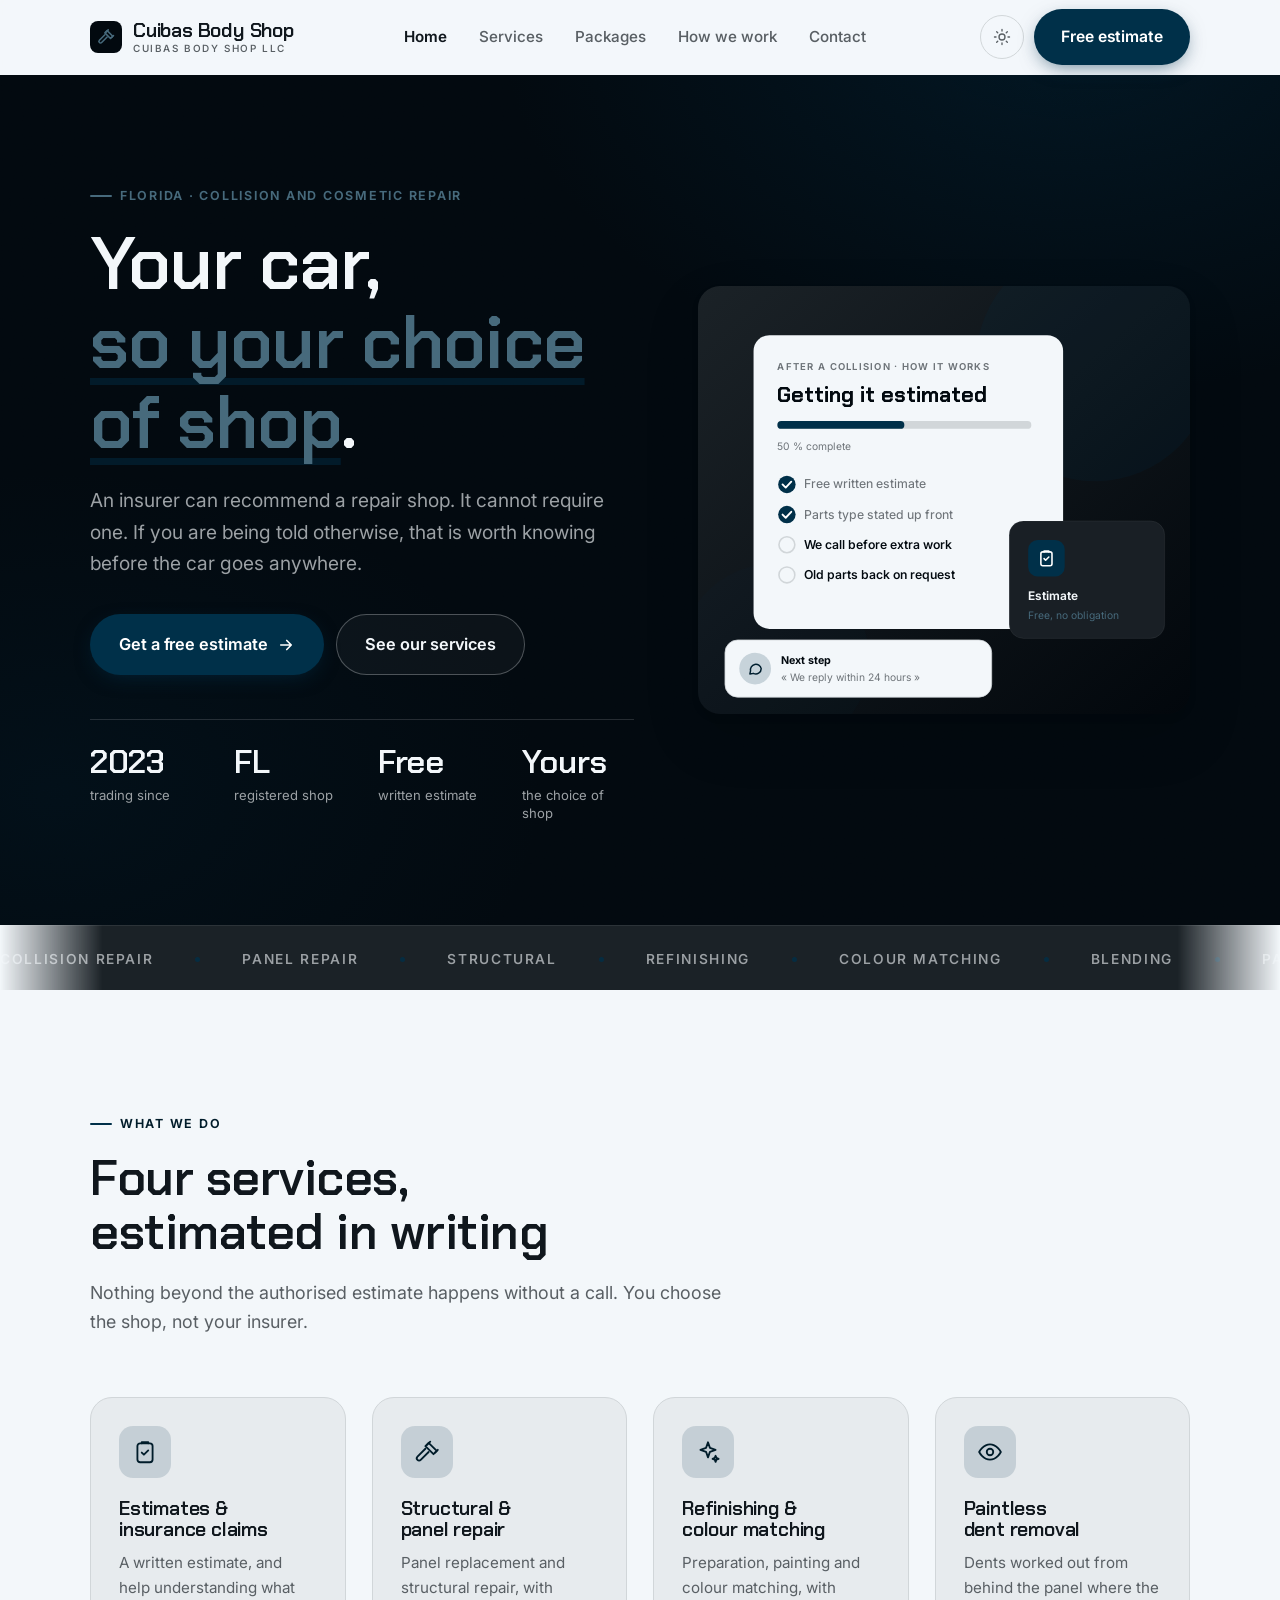
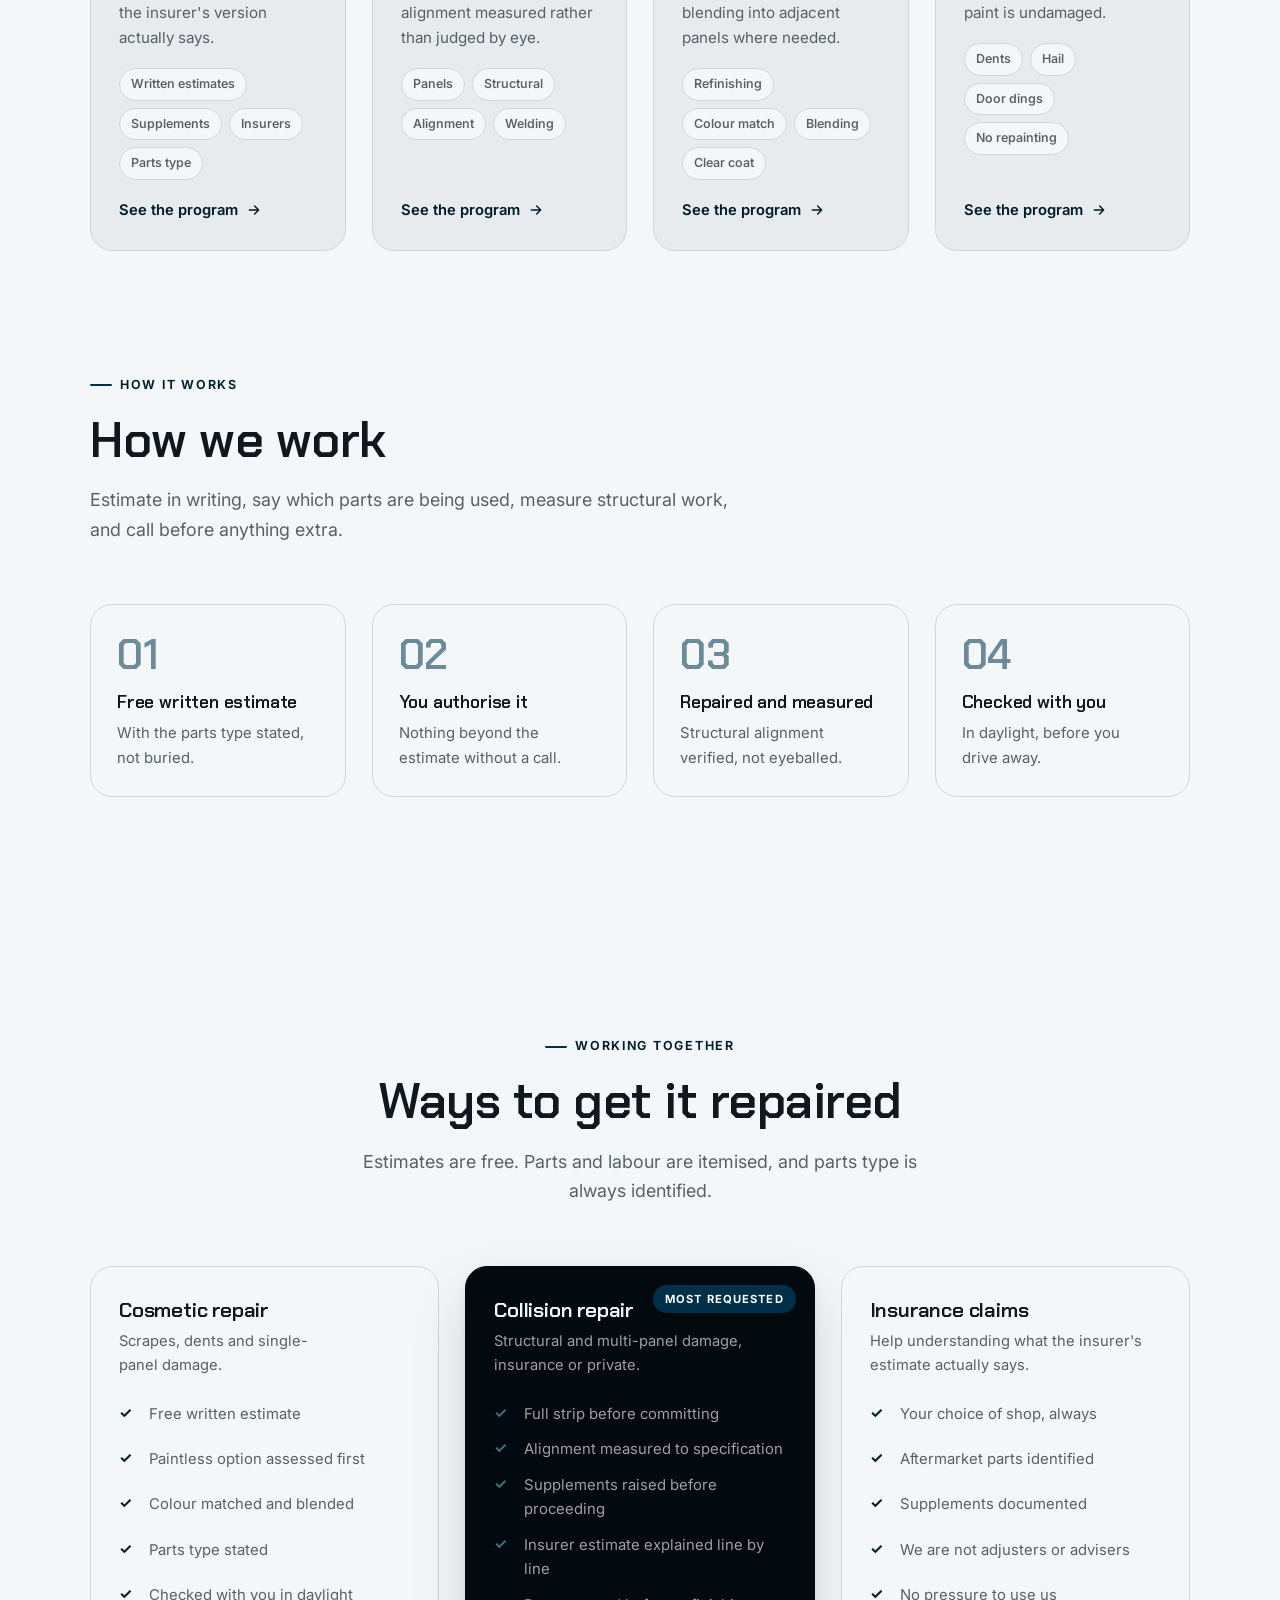
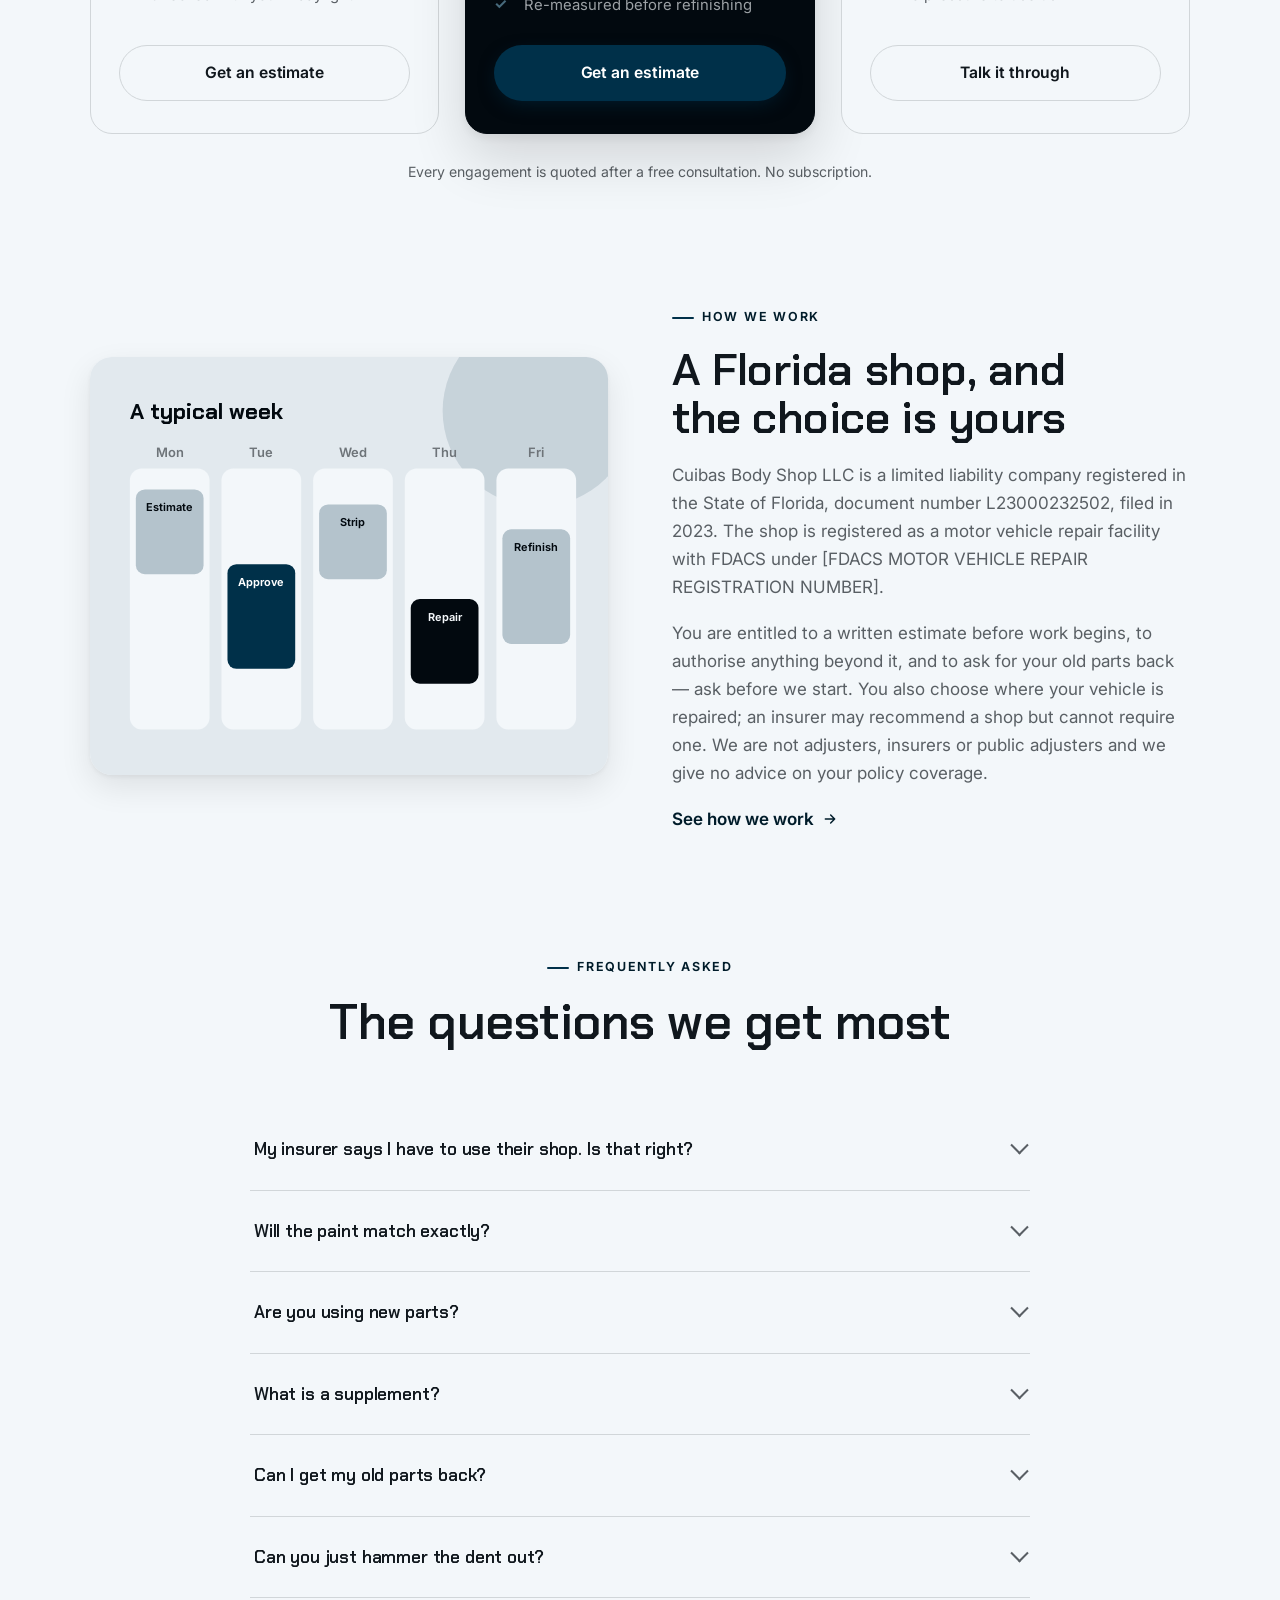
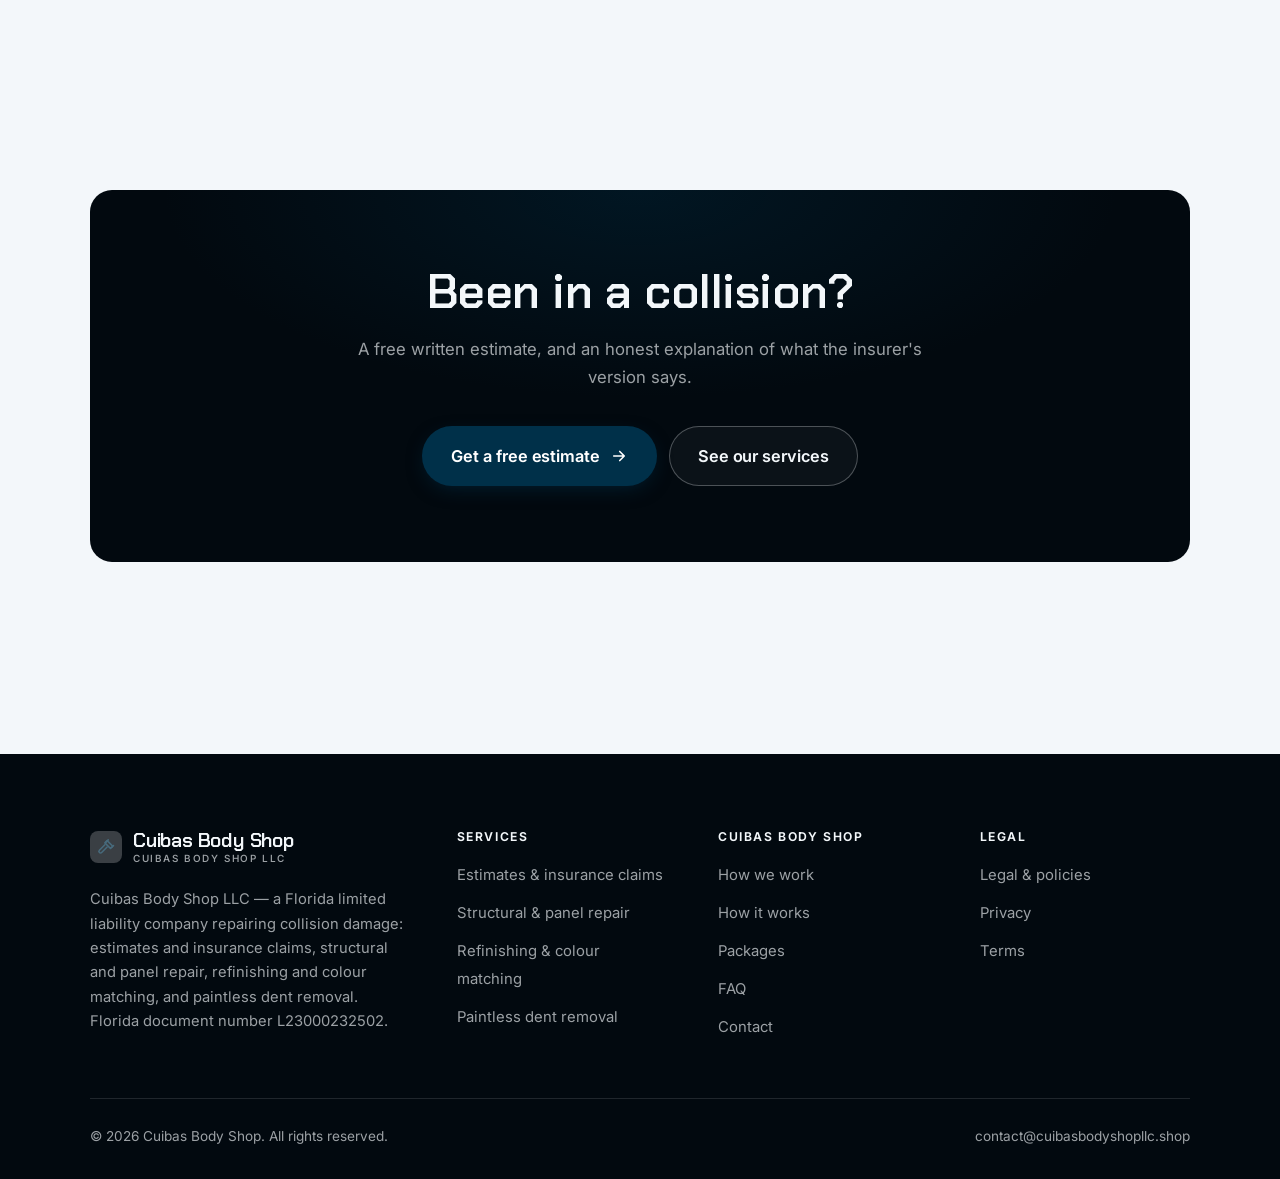
<file: index.html>
<!DOCTYPE html>
<html lang="en" class="no-js">
<head>
<meta charset="utf-8">
<meta name="viewport" content="width=device-width, initial-scale=1">
<title>Cuibas Body Shop LLC — collision repair in Florida</title>
<meta name="description" content="Cuibas Body Shop LLC, a Florida body shop: collision estimates and insurance claims, structural and panel repair, refinishing and colour matching, and paintless dent removal.">
<link rel="canonical" href="https://cuibasbodyshopllc.shop/">

<meta property="og:type" content="website">
<meta property="og:url" content="https://cuibasbodyshopllc.shop/">
<meta property="og:site_name" content="Cuibas Body Shop">
<meta property="og:locale" content="en_US">
<meta property="og:title" content="Cuibas Body Shop LLC — collision repair in Florida">
<meta property="og:description" content="Cuibas Body Shop LLC, a Florida body shop: collision estimates and insurance claims, structural and panel repair, refinishing and colour matching, and paintless dent removal.">
<meta name="theme-color" content="#02090f">

<link rel="icon" href="assets/img/favicon.svg" type="image/svg+xml">
<link rel="preconnect" href="https://fonts.googleapis.com">
<link rel="preconnect" href="https://fonts.gstatic.com" crossorigin>
<link rel="stylesheet" href="https://fonts.googleapis.com/css2?family=Chakra+Petch:wght@400;500;600;700&family=Inter:wght@400..700&display=swap">
<link rel="stylesheet" href="assets/css/style.css">

<!-- Thème appliqué avant le premier rendu (évite le flash) -->
<script>
document.documentElement.classList.remove('no-js');
(function(){try{var t=localStorage.getItem('site-theme');if(t){document.documentElement.setAttribute('data-theme',t);}}catch(e){}})();
</script>
<script type="application/ld+json">
{
  "@context": "https://schema.org",
  "@type": "Organization",
  "name": "Cuibas Body Shop",
  "url": "https://cuibasbodyshopllc.shop/",
  "email": "contact@cuibasbodyshopllc.shop",
  "description": "Cuibas Body Shop LLC, a Florida body shop: collision estimates and insurance claims, structural and panel repair, refinishing and colour matching, and paintless dent removal.",
  "areaServed": "US",
  "knowsLanguage": "en"
}
</script>
</head>

<body>
<a class="skip-link" href="#main">Skip to main content</a>

<header class="site-header">
  <nav class="wrap nav" aria-label="Main navigation">
    <a class="brand" href="index.html">
      <svg class="brand__mark" viewBox="0 0 64 64" aria-hidden="true">
        <rect class="bm-bg" width="64" height="64" rx="16"/>
        <g class="bm-ic" transform="translate(14 14) scale(1.5)" fill="none" stroke-width="2.1" stroke-linecap="round" stroke-linejoin="round"><path d="M13.5 3.5 21 11l-3 3-7.5-7.5z"/><path d="M10.5 9 3.2 16.3a2.1 2.1 0 0 0 3 3L13.5 12"/><path d="M15 2.5 12 5.5M19.5 12.5 22 10"/></g>
      </svg>
      <span>Cuibas Body Shop<span class="brand__sub">Cuibas Body Shop LLC</span></span>
    </a>

    <ul class="nav__links" id="nav-links">
      <li><a href="index.html" aria-current="page">Home</a></li>
      <li><a href="programs.html">Services</a></li>
      <li><a href="index.html#pricing">Packages</a></li>
      <li><a href="about.html">How we work</a></li>
      <li><a href="contact.html">Contact</a></li>
      <li><a class="btn btn--primary" href="contact.html">Free estimate</a></li>
    </ul>

    <div class="nav__cta">
      <button class="theme-toggle" type="button" aria-label="Switch to dark theme">
        <svg class="icon-sun" viewBox="0 0 24 24" fill="none" stroke="currentColor" stroke-width="1.8" stroke-linecap="round" aria-hidden="true"><circle cx="12" cy="12" r="4"/><path d="M12 2v2m0 16v2M2 12h2m16 0h2M4.9 4.9l1.4 1.4m11.4 11.4 1.4 1.4M19.1 4.9l-1.4 1.4M6.3 17.7l-1.4 1.4"/></svg>
        <svg class="icon-moon" viewBox="0 0 24 24" fill="none" stroke="currentColor" stroke-width="1.8" stroke-linecap="round" stroke-linejoin="round" aria-hidden="true"><path d="M21 12.8A9 9 0 1 1 11.2 3a7 7 0 0 0 9.8 9.8z"/></svg>
      </button>
      <a class="btn btn--primary" href="contact.html">Free estimate</a>
      <button class="nav__toggle" type="button" aria-expanded="false" aria-controls="nav-links" aria-label="Open menu">
        <svg class="icon-open" viewBox="0 0 24 24" fill="none" stroke="currentColor" stroke-width="2" stroke-linecap="round" aria-hidden="true"><path d="M3 6h18M3 12h18M3 18h18"/></svg>
        <svg class="icon-close" viewBox="0 0 24 24" fill="none" stroke="currentColor" stroke-width="2" stroke-linecap="round" aria-hidden="true"><path d="M6 6l12 12M18 6L6 18"/></svg>
      </button>
    </div>
  </nav>
</header>

<main id="main">

<section class="hero">
  <div class="wrap hero__inner">
    <div>
      <span class="eyebrow hero__eyebrow">Florida · Collision and cosmetic repair</span>
      <h1>Your car,<br> <em>so your choice of shop</em>.</h1>
      <p class="hero__lede">An insurer can recommend a repair shop. It cannot require one. If you are being told otherwise, that is worth knowing before the car goes anywhere.</p>

      <div class="hero__actions">
        <a class="btn btn--primary btn--lg" href="contact.html">Get a free estimate <svg viewBox="0 0 24 24" fill="none" stroke="currentColor" stroke-width="2.2" stroke-linecap="round" stroke-linejoin="round" aria-hidden="true"><path d="M5 12h14M13 6l6 6-6 6"/></svg></a>
        <a class="btn btn--on-dark btn--lg" href="programs.html">See our services</a>
      </div>

      <ul class="hero__proof">
        <li><span class="stat__num">2023</span><span class="stat__label">trading since</span></li>
        <li><span class="stat__num">FL</span><span class="stat__label">registered shop</span></li>
        <li><span class="stat__num">Free</span><span class="stat__label">written estimate</span></li>
        <li><span class="stat__num">Yours</span><span class="stat__label">the choice of shop</span></li>
      </ul>
    </div>

    <div class="hero__art">
      <svg viewBox="0 0 620 540" role="img" aria-label="How a repair at Cuibas Body Shop works, from free estimate to authorised work.">
        <defs>
          <linearGradient id="hbg" x1="0" y1="0" x2="1" y2="1">
            <stop offset="0" stop-color="#1b2227"/><stop offset="1" stop-color="#02070c"/>
          </linearGradient>
        </defs>
        <rect width="620" height="540" rx="22" fill="url(#hbg)"/>
        <circle cx="500" cy="96" r="150" fill="#003049" opacity=".16"/>
        <circle cx="96" cy="470" r="120" fill="#003049" opacity=".08"/>

        <g style="font-family: var(--font-body)">
          <!-- Carte programme -->
          <rect x="70" y="62" width="390" height="370" rx="20" fill="#f3f7fa"/>
          <text x="100" y="106" font-size="12" font-weight="650" letter-spacing="1.6" fill="#6e7479">AFTER A COLLISION · HOW IT WORKS</text>
          <text x="100" y="146" font-size="27" font-weight="700" fill="#02090f" style="font-family: var(--font-display)">Getting it estimated</text>
          <rect x="100" y="170" width="320" height="10" rx="5" fill="#d1d6d9"/>
          <rect x="100" y="170" width="160" height="10" rx="5" fill="#003049"/>
          <text x="100" y="206" font-size="13" fill="#6e7479">50 % complete</text>
          <circle cx="112" cy="250" r="11" fill="#003049"/><path d="M106.5 250l4 4 7-7.5" fill="none" stroke="#ffffff" stroke-width="2.4" stroke-linecap="round" stroke-linejoin="round"/><text x="134" y="255" font-size="15.5" fill="#6e7479" font-weight="450">Free written estimate</text>
          <circle cx="112" cy="288" r="11" fill="#003049"/><path d="M106.5 288l4 4 7-7.5" fill="none" stroke="#ffffff" stroke-width="2.4" stroke-linecap="round" stroke-linejoin="round"/><text x="134" y="293" font-size="15.5" fill="#6e7479" font-weight="450">Parts type stated up front</text>
          <circle cx="112" cy="326" r="10" fill="none" stroke="#d1d6d9" stroke-width="2"/><text x="134" y="331" font-size="15.5" fill="#02090f" font-weight="560">We call before extra work</text>
          <circle cx="112" cy="364" r="10" fill="none" stroke="#d1d6d9" stroke-width="2"/><text x="134" y="369" font-size="15.5" fill="#02090f" font-weight="560">Old parts back on request</text>

          <!-- Carte séance -->
          <rect x="392" y="296" width="196" height="148" rx="18" fill="#191f25" stroke="#ffffff" stroke-opacity=".08"/>
          <rect x="416" y="320" width="46" height="46" rx="12" fill="#003049"/>
          <g transform="translate(427 331)" fill="none" stroke="#ffffff" color="#ffffff" stroke-width="2" stroke-linecap="round" stroke-linejoin="round"><rect x="5" y="4" width="14" height="17.5" rx="2.5"/><path d="M9 4V3h6v1M9 12.5l2 2 4-4"/></g>
          <text x="416" y="396" font-size="15" font-weight="650" fill="#f3f7fa">Estimate</text>
          <text x="416" y="420" font-size="13" fill="#476a7c">Free, no obligation</text>

          <!-- Retour du coach -->
          <rect x="34" y="446" width="336" height="72" rx="16" fill="#f3f7fa" stroke="#d1d6d9"/>
          <circle cx="72" cy="482" r="20" fill="#c7d3da"/>
          <g transform="translate(62 472) scale(.84)" fill="none" stroke="#001f2f" stroke-width="2.2" stroke-linecap="round" stroke-linejoin="round"><path d="M21 12a8 8 0 0 1-11.6 7.1L4 20l1-4.6A8 8 0 1 1 21 12z"/></g>
          <text x="104" y="476" font-size="13.5" font-weight="700" fill="#02090f">Next step</text>
          <text x="104" y="498" font-size="13" fill="#6e7479">« We reply within 24 hours »</text>
        </g>
      </svg>
    </div>
  </div>
</section>

<div class="marquee" aria-hidden="true">
  <div class="marquee__track"><span>Collision repair</span><span>Panel repair</span><span>Structural</span><span>Refinishing</span><span>Colour matching</span><span>Blending</span><span>Paintless dent removal</span><span>Insurance claims</span><span>Written estimates</span><span>Parts disclosed</span><span>Collision repair</span><span>Panel repair</span><span>Structural</span><span>Refinishing</span><span>Colour matching</span><span>Blending</span><span>Paintless dent removal</span><span>Insurance claims</span><span>Written estimates</span><span>Parts disclosed</span></div>
</div>

<section class="section wrap" id="programs">
  <div class="section-head reveal">
    <span class="eyebrow">What we do</span>
    <h2>Four services, estimated in writing</h2>
    <p>Nothing beyond the authorised estimate happens without a call. You choose the shop, not your insurer.</p>
  </div>
  <div class="grid grid--4 reveal-group">
    <a class="card" href="programs.html#estimates">
      <div class="card__icon"><svg viewBox="0 0 24 24" fill="none" stroke="currentColor" stroke-width="1.7" stroke-linecap="round" stroke-linejoin="round" aria-hidden="true"><rect x="5" y="4" width="14" height="17.5" rx="2.5"/><path d="M9 4V3h6v1M9 12.5l2 2 4-4"/></svg></div>
      <h3>Estimates &amp; insurance claims</h3>
      <p>A written estimate, and help understanding what the insurer's version actually says.</p>
      <ul class="tags"><li>Written estimates</li><li>Supplements</li><li>Insurers</li><li>Parts type</li></ul>
      <span class="arrow-link">See the program <svg viewBox="0 0 24 24" fill="none" stroke="currentColor" stroke-width="2.2" stroke-linecap="round" stroke-linejoin="round" aria-hidden="true"><path d="M5 12h14M13 6l6 6-6 6"/></svg></span>
    </a>
    <a class="card" href="programs.html#structural">
      <div class="card__icon"><svg viewBox="0 0 24 24" fill="none" stroke="currentColor" stroke-width="1.7" stroke-linecap="round" stroke-linejoin="round" aria-hidden="true"><path d="M13.5 3.5 21 11l-3 3-7.5-7.5z"/><path d="M10.5 9 3.2 16.3a2.1 2.1 0 0 0 3 3L13.5 12"/><path d="M15 2.5 12 5.5M19.5 12.5 22 10"/></svg></div>
      <h3>Structural &amp; panel repair</h3>
      <p>Panel replacement and structural repair, with alignment measured rather than judged by eye.</p>
      <ul class="tags"><li>Panels</li><li>Structural</li><li>Alignment</li><li>Welding</li></ul>
      <span class="arrow-link">See the program <svg viewBox="0 0 24 24" fill="none" stroke="currentColor" stroke-width="2.2" stroke-linecap="round" stroke-linejoin="round" aria-hidden="true"><path d="M5 12h14M13 6l6 6-6 6"/></svg></span>
    </a>
    <a class="card" href="programs.html#refinish">
      <div class="card__icon"><svg viewBox="0 0 24 24" fill="none" stroke="currentColor" stroke-width="1.7" stroke-linecap="round" stroke-linejoin="round" aria-hidden="true"><path d="M12 3l1.8 5.2L19 10l-5.2 1.8L12 17l-1.8-5.2L5 10l5.2-1.8zM19 15.5l.8 2 2 .8-2 .8-.8 2-.8-2-2-.8 2-.8z"/></svg></div>
      <h3>Refinishing &amp; colour matching</h3>
      <p>Preparation, painting and colour matching, with blending into adjacent panels where needed.</p>
      <ul class="tags"><li>Refinishing</li><li>Colour match</li><li>Blending</li><li>Clear coat</li></ul>
      <span class="arrow-link">See the program <svg viewBox="0 0 24 24" fill="none" stroke="currentColor" stroke-width="2.2" stroke-linecap="round" stroke-linejoin="round" aria-hidden="true"><path d="M5 12h14M13 6l6 6-6 6"/></svg></span>
    </a>
    <a class="card" href="programs.html#pdr">
      <div class="card__icon"><svg viewBox="0 0 24 24" fill="none" stroke="currentColor" stroke-width="1.7" stroke-linecap="round" stroke-linejoin="round" aria-hidden="true"><path d="M2 12s3.6-7 10-7 10 7 10 7-3.6 7-10 7S2 12 2 12z"/><circle cx="12" cy="12" r="3"/></svg></div>
      <h3>Paintless dent removal</h3>
      <p>Dents worked out from behind the panel where the paint is undamaged.</p>
      <ul class="tags"><li>Dents</li><li>Hail</li><li>Door dings</li><li>No repainting</li></ul>
      <span class="arrow-link">See the program <svg viewBox="0 0 24 24" fill="none" stroke="currentColor" stroke-width="2.2" stroke-linecap="round" stroke-linejoin="round" aria-hidden="true"><path d="M5 12h14M13 6l6 6-6 6"/></svg></span>
    </a>
  </div>
</section>

<section class="section section--flush wrap" id="how-it-works">
  <div class="section-head reveal">
    <span class="eyebrow">How it works</span>
    <h2>How we work</h2>
    <p>Estimate in writing, say which parts are being used, measure structural work, and call before anything extra.</p>
  </div>
  <div class="grid grid--4 steps reveal-group">
    <article class="step">
      <h3>Free written estimate</h3>
      <p>With the parts type stated, not buried.</p>
    </article>
    <article class="step">
      <h3>You authorise it</h3>
      <p>Nothing beyond the estimate without a call.</p>
    </article>
    <article class="step">
      <h3>Repaired and measured</h3>
      <p>Structural alignment verified, not eyeballed.</p>
    </article>
    <article class="step">
      <h3>Checked with you</h3>
      <p>In daylight, before you drive away.</p>
    </article>
  </div>
</section>

<section class="section wrap" id="pricing">
  <div class="section-head section-head--center reveal">
    <span class="eyebrow">Working together</span>
    <h2>Ways to get it repaired</h2>
    <p>Estimates are free. Parts and labour are itemised, and parts type is always identified.</p>
  </div>
  <div class="grid grid--3 plans reveal-group">
    <article class="plan">
      
      <h3>Cosmetic repair</h3>
      <p class="plan__desc">Scrapes, dents and single-panel damage.</p>
      
      <ul class="plan__features">
        <li>Free written estimate</li>
        <li>Paintless option assessed first</li>
        <li>Colour matched and blended</li>
        <li>Parts type stated</li>
        <li>Checked with you in daylight</li>
      </ul>
      <a class="btn btn--ghost btn--block" href="contact.html">Get an estimate</a>
    </article>
    <article class="plan plan--featured">
      <span class="plan__tag">Most requested</span>
      <h3>Collision repair</h3>
      <p class="plan__desc">Structural and multi-panel damage, insurance or private.</p>
      
      <ul class="plan__features">
        <li>Full strip before committing</li>
        <li>Alignment measured to specification</li>
        <li>Supplements raised before proceeding</li>
        <li>Insurer estimate explained line by line</li>
        <li>Re-measured before refinishing</li>
      </ul>
      <a class="btn btn--primary btn--block" href="contact.html">Get an estimate</a>
    </article>
    <article class="plan">
      
      <h3>Insurance claims</h3>
      <p class="plan__desc">Help understanding what the insurer's estimate actually says.</p>
      
      <ul class="plan__features">
        <li>Your choice of shop, always</li>
        <li>Aftermarket parts identified</li>
        <li>Supplements documented</li>
        <li>We are not adjusters or advisers</li>
        <li>No pressure to use us</li>
      </ul>
      <a class="btn btn--ghost btn--block" href="contact.html">Talk it through</a>
    </article>
  </div>
  <p class="plans-note">Every engagement is quoted after a free consultation. No subscription.</p>
</section>

<section class="section section--flush wrap">
  <div class="split reveal">
    <div class="split__art">
      <svg viewBox="0 0 520 420" role="img" aria-label="Example of a typical week: Estimate, Approve, Strip, Repair, Refinish.">
        <rect width="520" height="420" rx="20" fill="#e2e9ee"/>
        <circle cx="450" cy="54" r="96" fill="#003049" opacity=".12"/>
        <g style="font-family: var(--font-body)">
        <text x="40" y="62" font-size="22" font-weight="700" fill="#02090f" style="font-family: var(--font-display)">A typical week</text>
        <text x="80" y="100" text-anchor="middle" font-size="13" font-weight="600" fill="#6e7479">Mon</text>
        <rect x="40" y="112" width="80" height="262" rx="12" fill="#f3f7fa"/>
        <rect x="46" y="133" width="68" height="85" rx="9" fill="#b4c3cc"/>
        <text x="80" y="155" text-anchor="middle" font-size="11" font-weight="650" fill="#02090f">Estimate</text>
        <text x="172" y="100" text-anchor="middle" font-size="13" font-weight="600" fill="#6e7479">Tue</text>
        <rect x="132" y="112" width="80" height="262" rx="12" fill="#f3f7fa"/>
        <rect x="138" y="208" width="68" height="105" rx="9" fill="#003049"/>
        <text x="172" y="230" text-anchor="middle" font-size="11" font-weight="650" fill="#ffffff">Approve</text>
        <text x="264" y="100" text-anchor="middle" font-size="13" font-weight="600" fill="#6e7479">Wed</text>
        <rect x="224" y="112" width="80" height="262" rx="12" fill="#f3f7fa"/>
        <rect x="230" y="148" width="68" height="75" rx="9" fill="#b4c3cc"/>
        <text x="264" y="170" text-anchor="middle" font-size="11" font-weight="650" fill="#02090f">Strip</text>
        <text x="356" y="100" text-anchor="middle" font-size="13" font-weight="600" fill="#6e7479">Thu</text>
        <rect x="316" y="112" width="80" height="262" rx="12" fill="#f3f7fa"/>
        <rect x="322" y="243" width="68" height="85" rx="9" fill="#02090f"/>
        <text x="356" y="265" text-anchor="middle" font-size="11" font-weight="650" fill="#f3f7fa">Repair</text>
        <text x="448" y="100" text-anchor="middle" font-size="13" font-weight="600" fill="#6e7479">Fri</text>
        <rect x="408" y="112" width="80" height="262" rx="12" fill="#f3f7fa"/>
        <rect x="414" y="173" width="68" height="115" rx="9" fill="#b4c3cc"/>
        <text x="448" y="195" text-anchor="middle" font-size="11" font-weight="650" fill="#02090f">Refinish</text>
        </g>
      </svg>
    </div>
    <div>
      <span class="eyebrow">How we work</span>
      <h2>A Florida shop, and the choice is yours</h2>
      <p>Cuibas Body Shop LLC is a limited liability company registered in the State of Florida, document number L23000232502, filed in 2023. The shop is registered as a motor vehicle repair facility with FDACS under [FDACS MOTOR VEHICLE REPAIR REGISTRATION NUMBER].</p>
      <p>You are entitled to a written estimate before work begins, to authorise anything beyond it, and to ask for your old parts back — ask before we start. You also choose where your vehicle is repaired; an insurer may recommend a shop but cannot require one. We are not adjusters, insurers or public adjusters and we give no advice on your policy coverage.</p>
      <p><a class="arrow-link" href="about.html">See how we work <svg viewBox="0 0 24 24" fill="none" stroke="currentColor" stroke-width="2.2" stroke-linecap="round" stroke-linejoin="round" aria-hidden="true"><path d="M5 12h14M13 6l6 6-6 6"/></svg></a></p>
    </div>
  </div>
</section>

<section class="section section--flush wrap" id="faq">
  <div class="section-head section-head--center reveal">
    <span class="eyebrow">Frequently asked</span>
    <h2>The questions we get most</h2>
  </div>
  <div class="faq reveal">
    <details>
      <summary>My insurer says I have to use their shop. Is that right?</summary>
      <p>No. An insurer can recommend a shop, and may have arrangements with some, but the choice of where your vehicle is repaired is yours.</p>
    </details>
    <details>
      <summary>Will the paint match exactly?</summary>
      <p>As closely as the process allows. New paint will not match a faded ten-year-old panel, which is why we blend into adjacent panels — and we will tell you when that is needed rather than letting you discover it outside.</p>
    </details>
    <details>
      <summary>Are you using new parts?</summary>
      <p>The estimate says which parts are new original equipment, aftermarket or recycled. Insurers often specify the cheaper options, so it is worth reading that line.</p>
    </details>
    <details>
      <summary>What is a supplement?</summary>
      <p>Hidden damage found once a panel comes off. We document it and get authorisation before continuing — we do not carry on and present a larger bill afterwards.</p>
    </details>
    <details>
      <summary>Can I get my old parts back?</summary>
      <p>Yes, if you ask before work starts. It is your right in Florida.</p>
    </details>
    <details>
      <summary>Can you just hammer the dent out?</summary>
      <p>Sometimes. If the paint is intact and the metal is not stretched, paintless removal is cheaper and keeps the factory finish. We will tell you honestly when it will not work.</p>
    </details>
  </div>
</section>

<section class="wrap section--tight">
  <div class="cta-band reveal">
    <h2>Been in a collision?</h2>
    <p>A free written estimate, and an honest explanation of what the insurer's version says.</p>
    <div class="hero__actions">
      <a class="btn btn--primary btn--lg" href="contact.html">Get a free estimate <svg viewBox="0 0 24 24" fill="none" stroke="currentColor" stroke-width="2.2" stroke-linecap="round" stroke-linejoin="round" aria-hidden="true"><path d="M5 12h14M13 6l6 6-6 6"/></svg></a>
      <a class="btn btn--on-dark btn--lg" href="programs.html">See our services</a>
    </div>
  </div>
</section>

</main>

<footer class="site-footer">
  <div class="wrap">
    <div class="footer__grid">
      <div class="footer__brand">
        <a class="brand" href="index.html">
          <svg class="brand__mark" viewBox="0 0 64 64" aria-hidden="true">
        <rect class="bm-bg" width="64" height="64" rx="16"/>
        <g class="bm-ic" transform="translate(14 14) scale(1.5)" fill="none" stroke-width="2.1" stroke-linecap="round" stroke-linejoin="round"><path d="M13.5 3.5 21 11l-3 3-7.5-7.5z"/><path d="M10.5 9 3.2 16.3a2.1 2.1 0 0 0 3 3L13.5 12"/><path d="M15 2.5 12 5.5M19.5 12.5 22 10"/></g>
      </svg>
          <span>Cuibas Body Shop<span class="brand__sub">Cuibas Body Shop LLC</span></span>
        </a>
        <p>Cuibas Body Shop LLC — a Florida limited liability company repairing collision damage: estimates and insurance claims, structural and panel repair, refinishing and colour matching, and paintless dent removal. Florida document number L23000232502.</p>
      </div>

      <div class="footer__col">
        <h4>Services</h4>
        <ul>
          <li><a href="programs.html#estimates">Estimates &amp; insurance claims</a></li>
          <li><a href="programs.html#structural">Structural &amp; panel repair</a></li>
          <li><a href="programs.html#refinish">Refinishing &amp; colour matching</a></li>
          <li><a href="programs.html#pdr">Paintless dent removal</a></li>
        </ul>
      </div>

      <div class="footer__col">
        <h4>Cuibas Body Shop</h4>
        <ul>
          <li><a href="about.html">How we work</a></li>
          <li><a href="index.html#how-it-works">How it works</a></li>
          <li><a href="index.html#pricing">Packages</a></li>
          <li><a href="index.html#faq">FAQ</a></li>
          <li><a href="contact.html">Contact</a></li>
        </ul>
      </div>

      <div class="footer__col">
        <h4>Legal</h4>
        <ul>
          <li><a href="legal.html">Legal &amp; policies</a></li>
          <li><a href="legal.html#privacy">Privacy</a></li>
          <li><a href="legal.html#terms">Terms</a></li>
        </ul>
      </div>
    </div>

    <div class="footer__bottom">
      <p>© <span data-year>2026</span> Cuibas Body Shop. All rights reserved.</p>
      <p><a href="mailto:contact@cuibasbodyshopllc.shop">contact@cuibasbodyshopllc.shop</a></p>
    </div>
  </div>
</footer>

<script src="assets/js/main.js" defer></script>
</body>
</html>
</file>
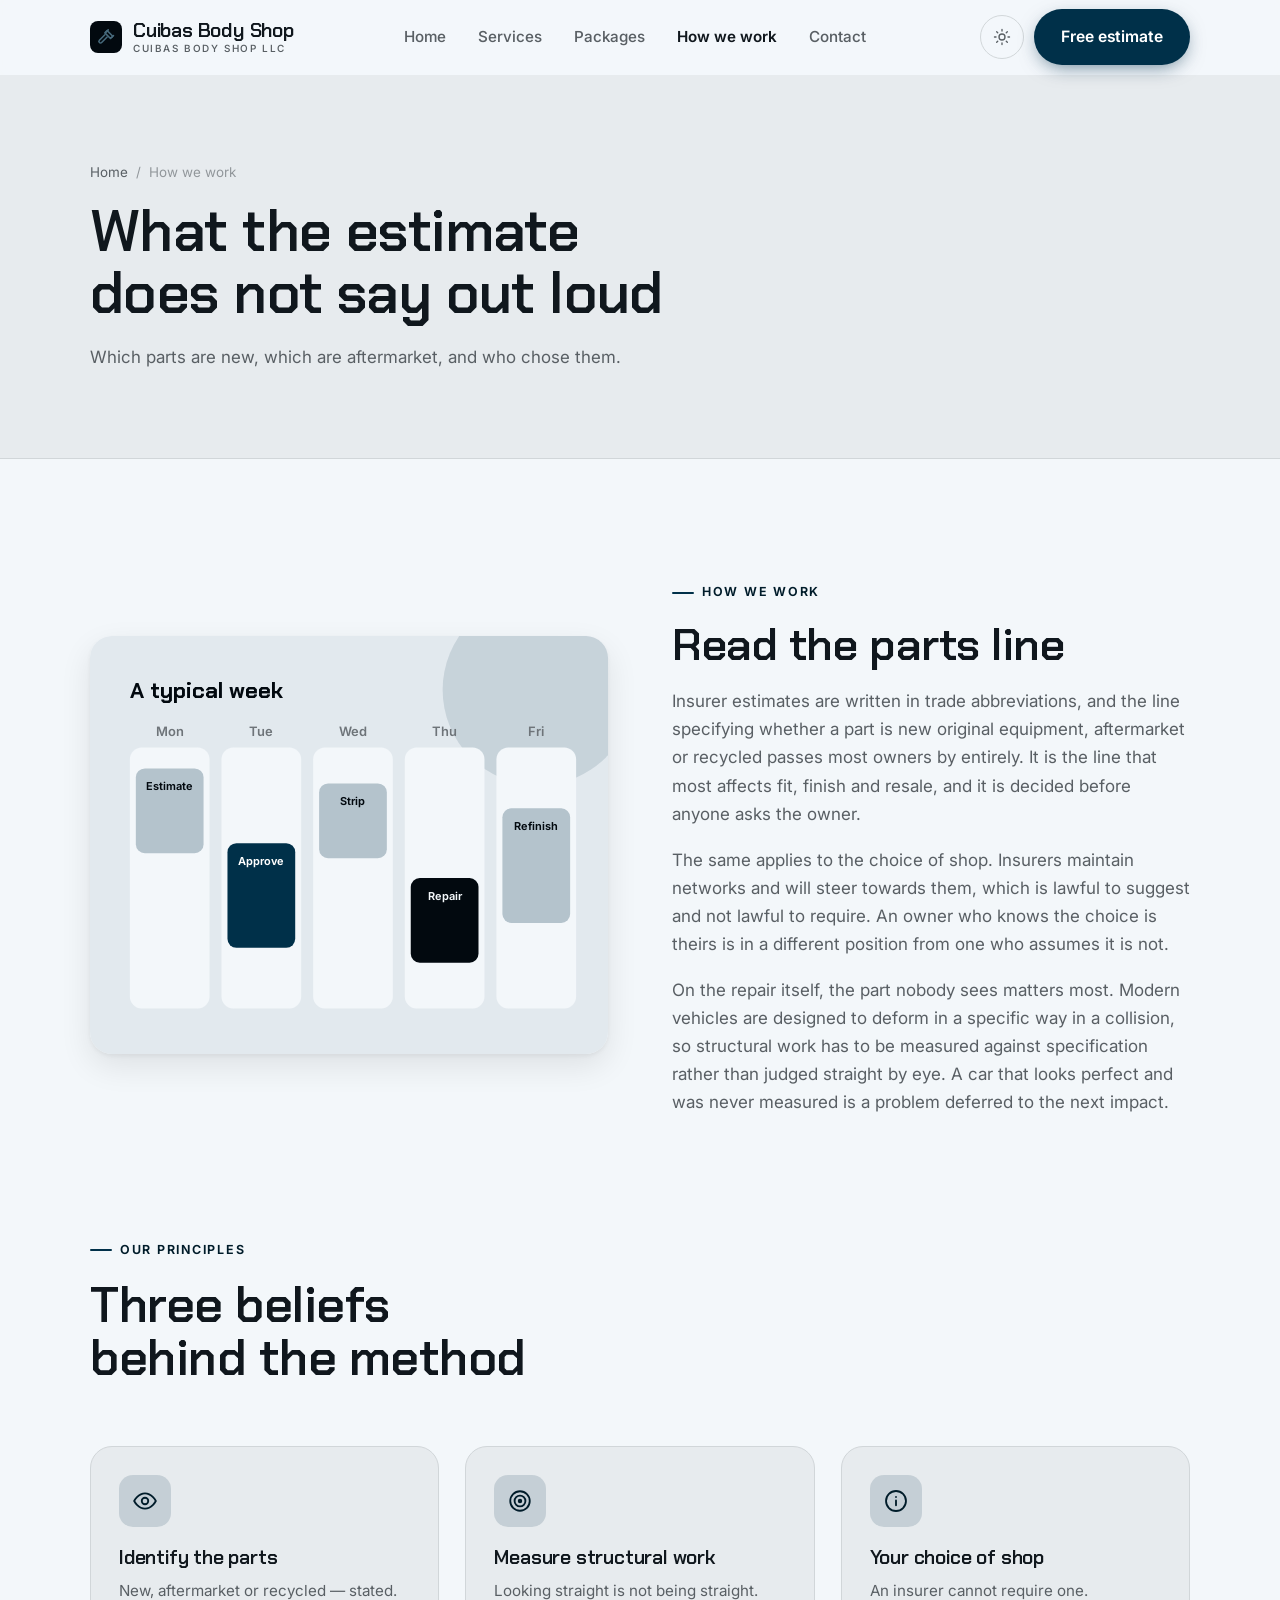
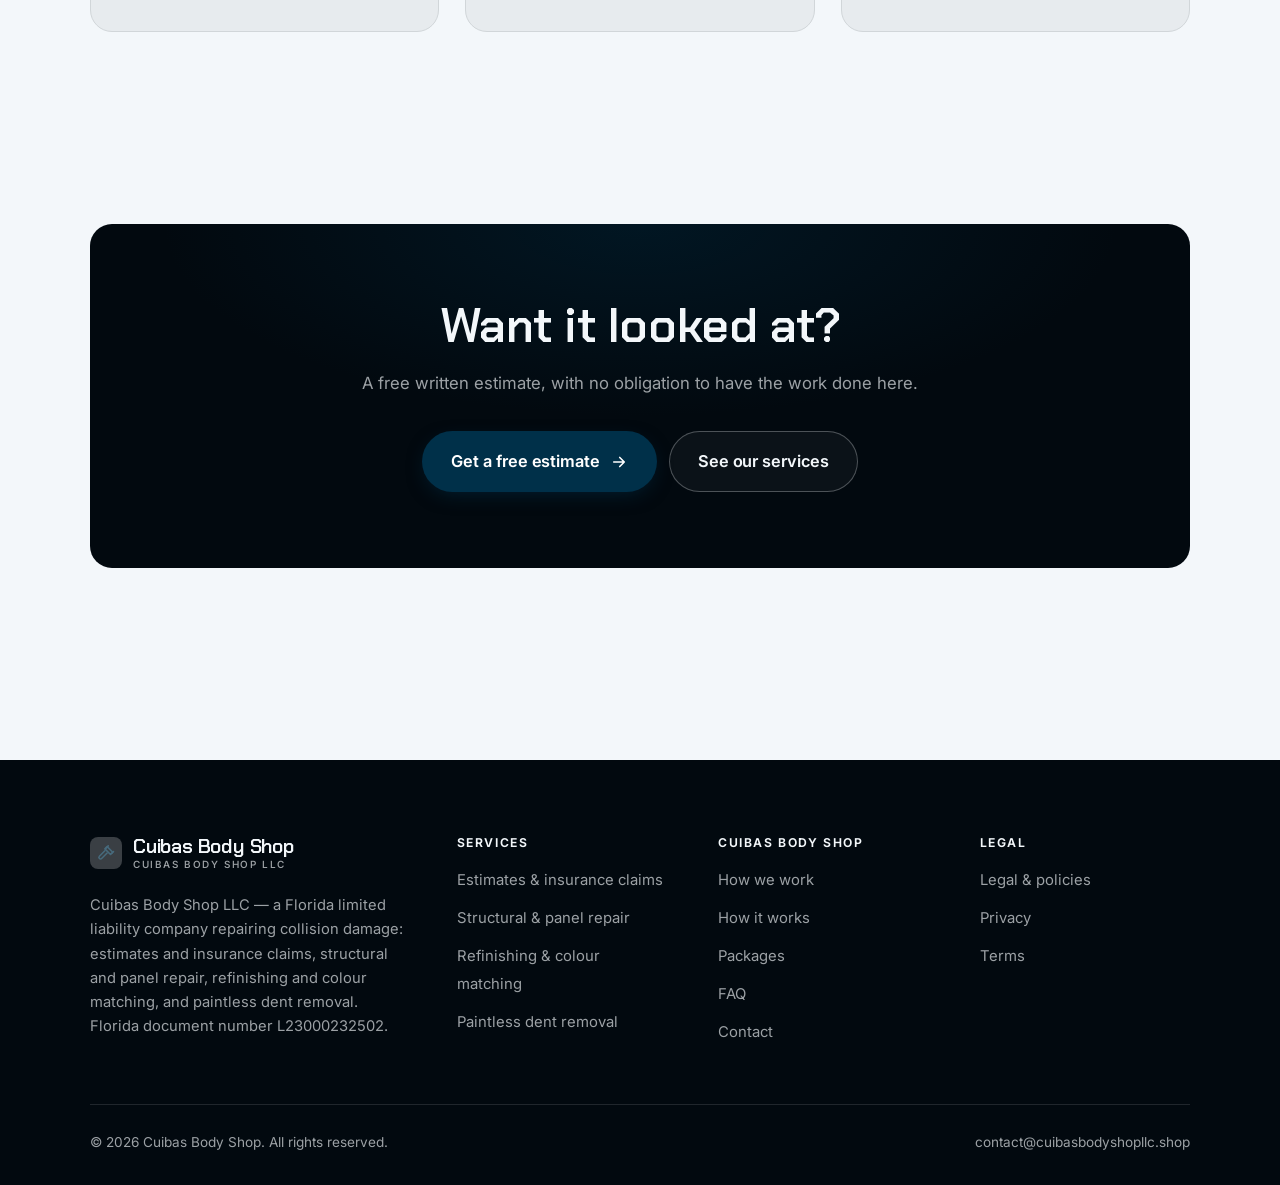
<file: about.html>
<!DOCTYPE html>
<html lang="en" class="no-js">
<head>
<meta charset="utf-8">
<meta name="viewport" content="width=device-width, initial-scale=1">
<title>How we work — Cuibas Body Shop</title>
<meta name="description" content="About Cuibas Body Shop LLC, a Florida collision repair shop, document number L23000232502.">
<link rel="canonical" href="https://cuibasbodyshopllc.shop/about.html">

<meta property="og:type" content="website">
<meta property="og:url" content="https://cuibasbodyshopllc.shop/about.html">
<meta property="og:site_name" content="Cuibas Body Shop">
<meta property="og:locale" content="en_US">
<meta property="og:title" content="How we work — Cuibas Body Shop">
<meta property="og:description" content="About Cuibas Body Shop LLC, a Florida collision repair shop, document number L23000232502.">
<meta name="theme-color" content="#02090f">

<link rel="icon" href="assets/img/favicon.svg" type="image/svg+xml">
<link rel="preconnect" href="https://fonts.googleapis.com">
<link rel="preconnect" href="https://fonts.gstatic.com" crossorigin>
<link rel="stylesheet" href="https://fonts.googleapis.com/css2?family=Chakra+Petch:wght@400;500;600;700&family=Inter:wght@400..700&display=swap">
<link rel="stylesheet" href="assets/css/style.css">

<!-- Thème appliqué avant le premier rendu (évite le flash) -->
<script>
document.documentElement.classList.remove('no-js');
(function(){try{var t=localStorage.getItem('site-theme');if(t){document.documentElement.setAttribute('data-theme',t);}}catch(e){}})();
</script>
</head>

<body>
<a class="skip-link" href="#main">Skip to main content</a>

<header class="site-header">
  <nav class="wrap nav" aria-label="Main navigation">
    <a class="brand" href="index.html">
      <svg class="brand__mark" viewBox="0 0 64 64" aria-hidden="true">
        <rect class="bm-bg" width="64" height="64" rx="16"/>
        <g class="bm-ic" transform="translate(14 14) scale(1.5)" fill="none" stroke-width="2.1" stroke-linecap="round" stroke-linejoin="round"><path d="M13.5 3.5 21 11l-3 3-7.5-7.5z"/><path d="M10.5 9 3.2 16.3a2.1 2.1 0 0 0 3 3L13.5 12"/><path d="M15 2.5 12 5.5M19.5 12.5 22 10"/></g>
      </svg>
      <span>Cuibas Body Shop<span class="brand__sub">Cuibas Body Shop LLC</span></span>
    </a>

    <ul class="nav__links" id="nav-links">
      <li><a href="index.html">Home</a></li>
      <li><a href="programs.html">Services</a></li>
      <li><a href="index.html#pricing">Packages</a></li>
      <li><a href="about.html" aria-current="page">How we work</a></li>
      <li><a href="contact.html">Contact</a></li>
      <li><a class="btn btn--primary" href="contact.html">Free estimate</a></li>
    </ul>

    <div class="nav__cta">
      <button class="theme-toggle" type="button" aria-label="Switch to dark theme">
        <svg class="icon-sun" viewBox="0 0 24 24" fill="none" stroke="currentColor" stroke-width="1.8" stroke-linecap="round" aria-hidden="true"><circle cx="12" cy="12" r="4"/><path d="M12 2v2m0 16v2M2 12h2m16 0h2M4.9 4.9l1.4 1.4m11.4 11.4 1.4 1.4M19.1 4.9l-1.4 1.4M6.3 17.7l-1.4 1.4"/></svg>
        <svg class="icon-moon" viewBox="0 0 24 24" fill="none" stroke="currentColor" stroke-width="1.8" stroke-linecap="round" stroke-linejoin="round" aria-hidden="true"><path d="M21 12.8A9 9 0 1 1 11.2 3a7 7 0 0 0 9.8 9.8z"/></svg>
      </button>
      <a class="btn btn--primary" href="contact.html">Free estimate</a>
      <button class="nav__toggle" type="button" aria-expanded="false" aria-controls="nav-links" aria-label="Open menu">
        <svg class="icon-open" viewBox="0 0 24 24" fill="none" stroke="currentColor" stroke-width="2" stroke-linecap="round" aria-hidden="true"><path d="M3 6h18M3 12h18M3 18h18"/></svg>
        <svg class="icon-close" viewBox="0 0 24 24" fill="none" stroke="currentColor" stroke-width="2" stroke-linecap="round" aria-hidden="true"><path d="M6 6l12 12M18 6L6 18"/></svg>
      </button>
    </div>
  </nav>
</header>

<main id="main">

<section class="page-head">
  <div class="wrap">
    <nav class="breadcrumb" aria-label="Breadcrumb">
      <a href="index.html">Home</a><span>/</span><span aria-current="page">How we work</span>
    </nav>
    <h1>What the estimate does not say out loud</h1>
    <p>Which parts are new, which are aftermarket, and who chose them.</p>
  </div>
</section>

<section class="section wrap">
  <div class="split reveal">
    <div class="split__art">
      <svg viewBox="0 0 520 420" role="img" aria-label="Example of a typical week: Estimate, Approve, Strip, Repair, Refinish.">
        <rect width="520" height="420" rx="20" fill="#e2e9ee"/>
        <circle cx="450" cy="54" r="96" fill="#003049" opacity=".12"/>
        <g style="font-family: var(--font-body)">
        <text x="40" y="62" font-size="22" font-weight="700" fill="#02090f" style="font-family: var(--font-display)">A typical week</text>
        <text x="80" y="100" text-anchor="middle" font-size="13" font-weight="600" fill="#6e7479">Mon</text>
        <rect x="40" y="112" width="80" height="262" rx="12" fill="#f3f7fa"/>
        <rect x="46" y="133" width="68" height="85" rx="9" fill="#b4c3cc"/>
        <text x="80" y="155" text-anchor="middle" font-size="11" font-weight="650" fill="#02090f">Estimate</text>
        <text x="172" y="100" text-anchor="middle" font-size="13" font-weight="600" fill="#6e7479">Tue</text>
        <rect x="132" y="112" width="80" height="262" rx="12" fill="#f3f7fa"/>
        <rect x="138" y="208" width="68" height="105" rx="9" fill="#003049"/>
        <text x="172" y="230" text-anchor="middle" font-size="11" font-weight="650" fill="#ffffff">Approve</text>
        <text x="264" y="100" text-anchor="middle" font-size="13" font-weight="600" fill="#6e7479">Wed</text>
        <rect x="224" y="112" width="80" height="262" rx="12" fill="#f3f7fa"/>
        <rect x="230" y="148" width="68" height="75" rx="9" fill="#b4c3cc"/>
        <text x="264" y="170" text-anchor="middle" font-size="11" font-weight="650" fill="#02090f">Strip</text>
        <text x="356" y="100" text-anchor="middle" font-size="13" font-weight="600" fill="#6e7479">Thu</text>
        <rect x="316" y="112" width="80" height="262" rx="12" fill="#f3f7fa"/>
        <rect x="322" y="243" width="68" height="85" rx="9" fill="#02090f"/>
        <text x="356" y="265" text-anchor="middle" font-size="11" font-weight="650" fill="#f3f7fa">Repair</text>
        <text x="448" y="100" text-anchor="middle" font-size="13" font-weight="600" fill="#6e7479">Fri</text>
        <rect x="408" y="112" width="80" height="262" rx="12" fill="#f3f7fa"/>
        <rect x="414" y="173" width="68" height="115" rx="9" fill="#b4c3cc"/>
        <text x="448" y="195" text-anchor="middle" font-size="11" font-weight="650" fill="#02090f">Refinish</text>
        </g>
      </svg>
    </div>
    <div>
      <span class="eyebrow">How we work</span>
      <h2>Read the parts line</h2>
      <p>Insurer estimates are written in trade abbreviations, and the line specifying whether a part is new original equipment, aftermarket or recycled passes most owners by entirely. It is the line that most affects fit, finish and resale, and it is decided before anyone asks the owner.</p>
      <p>The same applies to the choice of shop. Insurers maintain networks and will steer towards them, which is lawful to suggest and not lawful to require. An owner who knows the choice is theirs is in a different position from one who assumes it is not.</p>
      <p>On the repair itself, the part nobody sees matters most. Modern vehicles are designed to deform in a specific way in a collision, so structural work has to be measured against specification rather than judged straight by eye. A car that looks perfect and was never measured is a problem deferred to the next impact.</p>
      <!--
        TO DO: add a short introduction of the coach (name, real background),
        with a photo if possible. Do not invent credentials — see README.md.
      -->
    </div>
  </div>
</section>

<section class="section section--flush wrap">
  <div class="section-head reveal">
    <span class="eyebrow">Our principles</span>
    <h2>Three beliefs behind the method</h2>
  </div>
  <div class="grid grid--3 reveal-group">
    <article class="card">
      <div class="card__icon"><svg viewBox="0 0 24 24" fill="none" stroke="currentColor" stroke-width="1.7" stroke-linecap="round" stroke-linejoin="round" aria-hidden="true"><path d="M2 12s3.6-7 10-7 10 7 10 7-3.6 7-10 7S2 12 2 12z"/><circle cx="12" cy="12" r="3"/></svg></div>
      <h3>Identify the parts</h3>
      <p>New, aftermarket or recycled — stated.</p>
    </article>
    <article class="card">
      <div class="card__icon"><svg viewBox="0 0 24 24" fill="none" stroke="currentColor" stroke-width="1.7" stroke-linecap="round" stroke-linejoin="round" aria-hidden="true"><circle cx="12" cy="12" r="9"/><circle cx="12" cy="12" r="5"/><circle cx="12" cy="12" r="1.2" fill="currentColor"/></svg></div>
      <h3>Measure structural work</h3>
      <p>Looking straight is not being straight.</p>
    </article>
    <article class="card">
      <div class="card__icon"><svg viewBox="0 0 24 24" fill="none" stroke="currentColor" stroke-width="1.7" stroke-linecap="round" stroke-linejoin="round" aria-hidden="true"><circle cx="12" cy="12" r="9.2"/><path d="M12 16v-4.5M12 8.2v.1"/></svg></div>
      <h3>Your choice of shop</h3>
      <p>An insurer cannot require one.</p>
    </article>
  </div>
</section>

<section class="wrap section--tight">
  <div class="cta-band reveal">
    <h2>Want it looked at?</h2>
    <p>A free written estimate, with no obligation to have the work done here.</p>
    <div class="hero__actions">
      <a class="btn btn--primary btn--lg" href="contact.html">Get a free estimate <svg viewBox="0 0 24 24" fill="none" stroke="currentColor" stroke-width="2.2" stroke-linecap="round" stroke-linejoin="round" aria-hidden="true"><path d="M5 12h14M13 6l6 6-6 6"/></svg></a>
      <a class="btn btn--on-dark btn--lg" href="programs.html">See our services</a>
    </div>
  </div>
</section>

</main>

<footer class="site-footer">
  <div class="wrap">
    <div class="footer__grid">
      <div class="footer__brand">
        <a class="brand" href="index.html">
          <svg class="brand__mark" viewBox="0 0 64 64" aria-hidden="true">
        <rect class="bm-bg" width="64" height="64" rx="16"/>
        <g class="bm-ic" transform="translate(14 14) scale(1.5)" fill="none" stroke-width="2.1" stroke-linecap="round" stroke-linejoin="round"><path d="M13.5 3.5 21 11l-3 3-7.5-7.5z"/><path d="M10.5 9 3.2 16.3a2.1 2.1 0 0 0 3 3L13.5 12"/><path d="M15 2.5 12 5.5M19.5 12.5 22 10"/></g>
      </svg>
          <span>Cuibas Body Shop<span class="brand__sub">Cuibas Body Shop LLC</span></span>
        </a>
        <p>Cuibas Body Shop LLC — a Florida limited liability company repairing collision damage: estimates and insurance claims, structural and panel repair, refinishing and colour matching, and paintless dent removal. Florida document number L23000232502.</p>
      </div>

      <div class="footer__col">
        <h4>Services</h4>
        <ul>
          <li><a href="programs.html#estimates">Estimates &amp; insurance claims</a></li>
          <li><a href="programs.html#structural">Structural &amp; panel repair</a></li>
          <li><a href="programs.html#refinish">Refinishing &amp; colour matching</a></li>
          <li><a href="programs.html#pdr">Paintless dent removal</a></li>
        </ul>
      </div>

      <div class="footer__col">
        <h4>Cuibas Body Shop</h4>
        <ul>
          <li><a href="about.html">How we work</a></li>
          <li><a href="index.html#how-it-works">How it works</a></li>
          <li><a href="index.html#pricing">Packages</a></li>
          <li><a href="index.html#faq">FAQ</a></li>
          <li><a href="contact.html">Contact</a></li>
        </ul>
      </div>

      <div class="footer__col">
        <h4>Legal</h4>
        <ul>
          <li><a href="legal.html">Legal &amp; policies</a></li>
          <li><a href="legal.html#privacy">Privacy</a></li>
          <li><a href="legal.html#terms">Terms</a></li>
        </ul>
      </div>
    </div>

    <div class="footer__bottom">
      <p>© <span data-year>2026</span> Cuibas Body Shop. All rights reserved.</p>
      <p><a href="mailto:contact@cuibasbodyshopllc.shop">contact@cuibasbodyshopllc.shop</a></p>
    </div>
  </div>
</footer>

<script src="assets/js/main.js" defer></script>
</body>
</html>
</file>
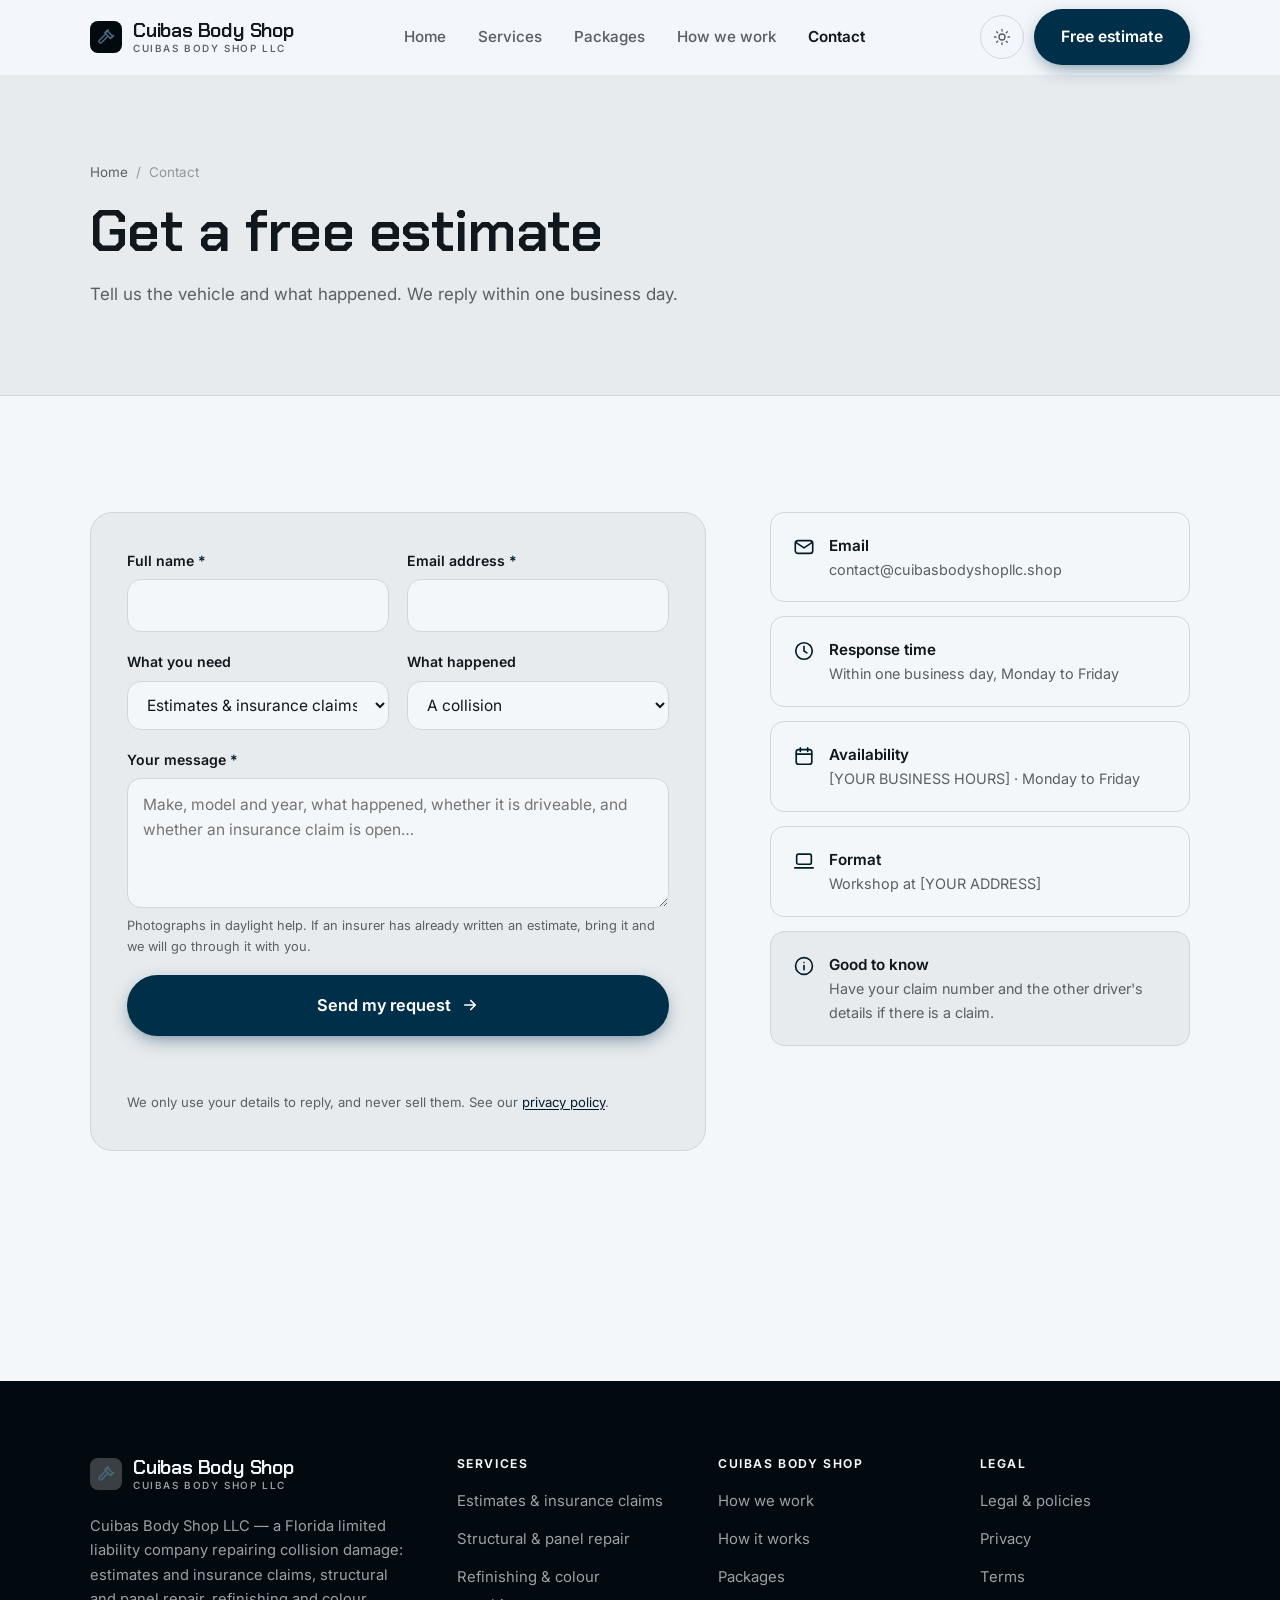
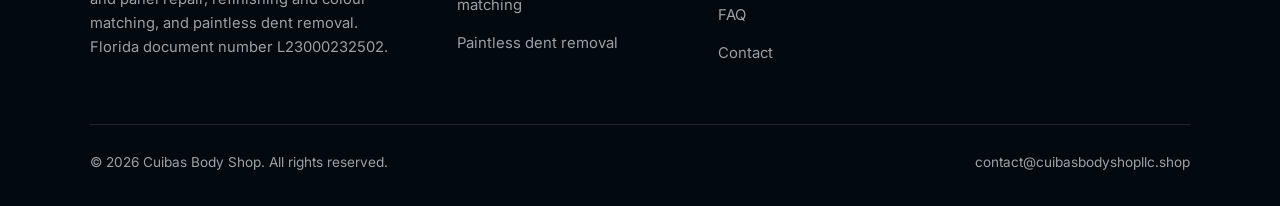
<file: contact.html>
<!DOCTYPE html>
<html lang="en" class="no-js">
<head>
<meta charset="utf-8">
<meta name="viewport" content="width=device-width, initial-scale=1">
<title>Contact — Cuibas Body Shop</title>
<meta name="description" content="Contact Cuibas Body Shop LLC for a collision estimate. We reply within one business day.">
<link rel="canonical" href="https://cuibasbodyshopllc.shop/contact.html">

<meta property="og:type" content="website">
<meta property="og:url" content="https://cuibasbodyshopllc.shop/contact.html">
<meta property="og:site_name" content="Cuibas Body Shop">
<meta property="og:locale" content="en_US">
<meta property="og:title" content="Contact — Cuibas Body Shop">
<meta property="og:description" content="Contact Cuibas Body Shop LLC for a collision estimate. We reply within one business day.">
<meta name="theme-color" content="#02090f">

<link rel="icon" href="assets/img/favicon.svg" type="image/svg+xml">
<link rel="preconnect" href="https://fonts.googleapis.com">
<link rel="preconnect" href="https://fonts.gstatic.com" crossorigin>
<link rel="stylesheet" href="https://fonts.googleapis.com/css2?family=Chakra+Petch:wght@400;500;600;700&family=Inter:wght@400..700&display=swap">
<link rel="stylesheet" href="assets/css/style.css">

<!-- Thème appliqué avant le premier rendu (évite le flash) -->
<script>
document.documentElement.classList.remove('no-js');
(function(){try{var t=localStorage.getItem('site-theme');if(t){document.documentElement.setAttribute('data-theme',t);}}catch(e){}})();
</script>
</head>

<body>
<a class="skip-link" href="#main">Skip to main content</a>

<header class="site-header">
  <nav class="wrap nav" aria-label="Main navigation">
    <a class="brand" href="index.html">
      <svg class="brand__mark" viewBox="0 0 64 64" aria-hidden="true">
        <rect class="bm-bg" width="64" height="64" rx="16"/>
        <g class="bm-ic" transform="translate(14 14) scale(1.5)" fill="none" stroke-width="2.1" stroke-linecap="round" stroke-linejoin="round"><path d="M13.5 3.5 21 11l-3 3-7.5-7.5z"/><path d="M10.5 9 3.2 16.3a2.1 2.1 0 0 0 3 3L13.5 12"/><path d="M15 2.5 12 5.5M19.5 12.5 22 10"/></g>
      </svg>
      <span>Cuibas Body Shop<span class="brand__sub">Cuibas Body Shop LLC</span></span>
    </a>

    <ul class="nav__links" id="nav-links">
      <li><a href="index.html">Home</a></li>
      <li><a href="programs.html">Services</a></li>
      <li><a href="index.html#pricing">Packages</a></li>
      <li><a href="about.html">How we work</a></li>
      <li><a href="contact.html" aria-current="page">Contact</a></li>
      <li><a class="btn btn--primary" href="contact.html">Free estimate</a></li>
    </ul>

    <div class="nav__cta">
      <button class="theme-toggle" type="button" aria-label="Switch to dark theme">
        <svg class="icon-sun" viewBox="0 0 24 24" fill="none" stroke="currentColor" stroke-width="1.8" stroke-linecap="round" aria-hidden="true"><circle cx="12" cy="12" r="4"/><path d="M12 2v2m0 16v2M2 12h2m16 0h2M4.9 4.9l1.4 1.4m11.4 11.4 1.4 1.4M19.1 4.9l-1.4 1.4M6.3 17.7l-1.4 1.4"/></svg>
        <svg class="icon-moon" viewBox="0 0 24 24" fill="none" stroke="currentColor" stroke-width="1.8" stroke-linecap="round" stroke-linejoin="round" aria-hidden="true"><path d="M21 12.8A9 9 0 1 1 11.2 3a7 7 0 0 0 9.8 9.8z"/></svg>
      </button>
      <a class="btn btn--primary" href="contact.html">Free estimate</a>
      <button class="nav__toggle" type="button" aria-expanded="false" aria-controls="nav-links" aria-label="Open menu">
        <svg class="icon-open" viewBox="0 0 24 24" fill="none" stroke="currentColor" stroke-width="2" stroke-linecap="round" aria-hidden="true"><path d="M3 6h18M3 12h18M3 18h18"/></svg>
        <svg class="icon-close" viewBox="0 0 24 24" fill="none" stroke="currentColor" stroke-width="2" stroke-linecap="round" aria-hidden="true"><path d="M6 6l12 12M18 6L6 18"/></svg>
      </button>
    </div>
  </nav>
</header>

<main id="main">

<section class="page-head">
  <div class="wrap">
    <nav class="breadcrumb" aria-label="Breadcrumb">
      <a href="index.html">Home</a><span>/</span><span aria-current="page">Contact</span>
    </nav>
    <h1>Get a free estimate</h1>
    <p>Tell us the vehicle and what happened. We reply within one business day.</p>
  </div>
</section>

<section class="section wrap">
  <div class="form-layout">

    <!--
      FORM: the action attribute holds a placeholder id. Create a free form at
      https://formspree.io and replace VOTRE_ID_FORMSPREE. Until then, the button
      opens the visitor's email app with a pre-filled message to contact@cuibasbodyshopllc.shop.
    -->
    <form class="form" id="contact-form" action="https://formspree.io/f/VOTRE_ID_FORMSPREE" method="POST"
          data-email="contact@cuibasbodyshopllc.shop" data-subject="Estimate request"
          data-msg-mail="Your email app will open with the message ready to send." data-msg-sending="Sending…"
          data-msg-ok="Thanks! Your message is on its way. We reply within one business day." data-msg-err="Sending failed. Please email us directly at">
      <div class="form__row">
        <div class="field">
          <label for="nom">Full name <span class="req" aria-hidden="true">*</span></label>
          <input type="text" id="nom" name="nom" autocomplete="name" required>
        </div>
        <div class="field">
          <label for="email">Email address <span class="req" aria-hidden="true">*</span></label>
          <input type="email" id="email" name="email" autocomplete="email" required>
        </div>
      </div>

      <div class="form__row">
        <div class="field">
          <label for="programme">What you need</label>
          <select id="programme" name="programme">
            <option>Estimates &amp; insurance claims</option>
            <option>Structural &amp; panel repair</option>
            <option>Refinishing &amp; colour matching</option>
            <option>Paintless dent removal</option>
            <option>Not sure yet</option>
          </select>
        </div>
        <div class="field">
          <label for="niveau">What happened</label>
          <select id="niveau" name="niveau">
            <option>A collision</option>
            <option>Scrapes or a dent</option>
            <option>Hail damage</option>
            <option>Insurance claim in progress</option>
          </select>
        </div>
      </div>

      <div class="field">
        <label for="message">Your message <span class="req" aria-hidden="true">*</span></label>
        <textarea id="message" name="message" required placeholder="Make, model and year, what happened, whether it is driveable, and whether an insurance claim is open…"></textarea>
        <span class="field__hint">Photographs in daylight help. If an insurer has already written an estimate, bring it and we will go through it with you.</span>
      </div>

      <!-- Bot trap: hidden from humans -->
      <div class="visually-hidden" aria-hidden="true">
        <label for="site-web">Leave this field empty</label>
        <input type="text" id="site-web" name="_gotcha" tabindex="-1" autocomplete="off">
      </div>

      <button class="btn btn--primary btn--lg" type="submit">Send my request <svg viewBox="0 0 24 24" fill="none" stroke="currentColor" stroke-width="2.2" stroke-linecap="round" stroke-linejoin="round" aria-hidden="true"><path d="M5 12h14M13 6l6 6-6 6"/></svg></button>

      <p id="form-status" class="form__status" role="status" aria-live="polite"></p>

      <p class="form__note">
        We only use your details to reply, and never sell them. See our <a href="legal.html#privacy">privacy policy</a>.
      </p>
    </form>

    <aside class="contact-aside">
      <div class="contact-card">
        <svg viewBox="0 0 24 24" fill="none" stroke="currentColor" stroke-width="1.8" stroke-linecap="round" stroke-linejoin="round" aria-hidden="true"><rect x="2.5" y="5" width="19" height="14" rx="3"/><path d="M3 7l9 6 9-6"/></svg>
        <div><b>Email</b><a href="mailto:contact@cuibasbodyshopllc.shop">contact@cuibasbodyshopllc.shop</a></div>
      </div>
      <div class="contact-card">
        <svg viewBox="0 0 24 24" fill="none" stroke="currentColor" stroke-width="1.8" stroke-linecap="round" stroke-linejoin="round" aria-hidden="true"><circle cx="12" cy="12" r="9"/><path d="M12 7v5l3.2 2"/></svg>
        <div><b>Response time</b><span>Within one business day, Monday to Friday</span></div>
      </div>
      <div class="contact-card">
        <svg viewBox="0 0 24 24" fill="none" stroke="currentColor" stroke-width="1.8" stroke-linecap="round" stroke-linejoin="round" aria-hidden="true"><rect x="3.5" y="5" width="17" height="16" rx="2.5"/><path d="M8 3v4M16 3v4M3.5 10h17"/></svg>
        <div><b>Availability</b><span>[YOUR BUSINESS HOURS] · Monday to Friday</span></div>
      </div>
      <div class="contact-card">
        <svg viewBox="0 0 24 24" fill="none" stroke="currentColor" stroke-width="1.8" stroke-linecap="round" stroke-linejoin="round" aria-hidden="true"><rect x="4" y="4.5" width="16" height="11" rx="2"/><path d="M2 19.5h20"/></svg>
        <div><b>Format</b><span>Workshop at [YOUR ADDRESS]</span></div>
      </div>
      <div class="contact-card contact-card--soft">
        <svg viewBox="0 0 24 24" fill="none" stroke="currentColor" stroke-width="1.8" stroke-linecap="round" stroke-linejoin="round" aria-hidden="true"><circle cx="12" cy="12" r="9.2"/><path d="M12 16v-4.5M12 8.2v.1"/></svg>
        <div><b>Good to know</b><span>Have your claim number and the other driver's details if there is a claim.</span></div>
      </div>
    </aside>

  </div>
</section>

</main>

<footer class="site-footer">
  <div class="wrap">
    <div class="footer__grid">
      <div class="footer__brand">
        <a class="brand" href="index.html">
          <svg class="brand__mark" viewBox="0 0 64 64" aria-hidden="true">
        <rect class="bm-bg" width="64" height="64" rx="16"/>
        <g class="bm-ic" transform="translate(14 14) scale(1.5)" fill="none" stroke-width="2.1" stroke-linecap="round" stroke-linejoin="round"><path d="M13.5 3.5 21 11l-3 3-7.5-7.5z"/><path d="M10.5 9 3.2 16.3a2.1 2.1 0 0 0 3 3L13.5 12"/><path d="M15 2.5 12 5.5M19.5 12.5 22 10"/></g>
      </svg>
          <span>Cuibas Body Shop<span class="brand__sub">Cuibas Body Shop LLC</span></span>
        </a>
        <p>Cuibas Body Shop LLC — a Florida limited liability company repairing collision damage: estimates and insurance claims, structural and panel repair, refinishing and colour matching, and paintless dent removal. Florida document number L23000232502.</p>
      </div>

      <div class="footer__col">
        <h4>Services</h4>
        <ul>
          <li><a href="programs.html#estimates">Estimates &amp; insurance claims</a></li>
          <li><a href="programs.html#structural">Structural &amp; panel repair</a></li>
          <li><a href="programs.html#refinish">Refinishing &amp; colour matching</a></li>
          <li><a href="programs.html#pdr">Paintless dent removal</a></li>
        </ul>
      </div>

      <div class="footer__col">
        <h4>Cuibas Body Shop</h4>
        <ul>
          <li><a href="about.html">How we work</a></li>
          <li><a href="index.html#how-it-works">How it works</a></li>
          <li><a href="index.html#pricing">Packages</a></li>
          <li><a href="index.html#faq">FAQ</a></li>
          <li><a href="contact.html">Contact</a></li>
        </ul>
      </div>

      <div class="footer__col">
        <h4>Legal</h4>
        <ul>
          <li><a href="legal.html">Legal &amp; policies</a></li>
          <li><a href="legal.html#privacy">Privacy</a></li>
          <li><a href="legal.html#terms">Terms</a></li>
        </ul>
      </div>
    </div>

    <div class="footer__bottom">
      <p>© <span data-year>2026</span> Cuibas Body Shop. All rights reserved.</p>
      <p><a href="mailto:contact@cuibasbodyshopllc.shop">contact@cuibasbodyshopllc.shop</a></p>
    </div>
  </div>
</footer>

<script src="assets/js/main.js" defer></script>
</body>
</html>
</file>
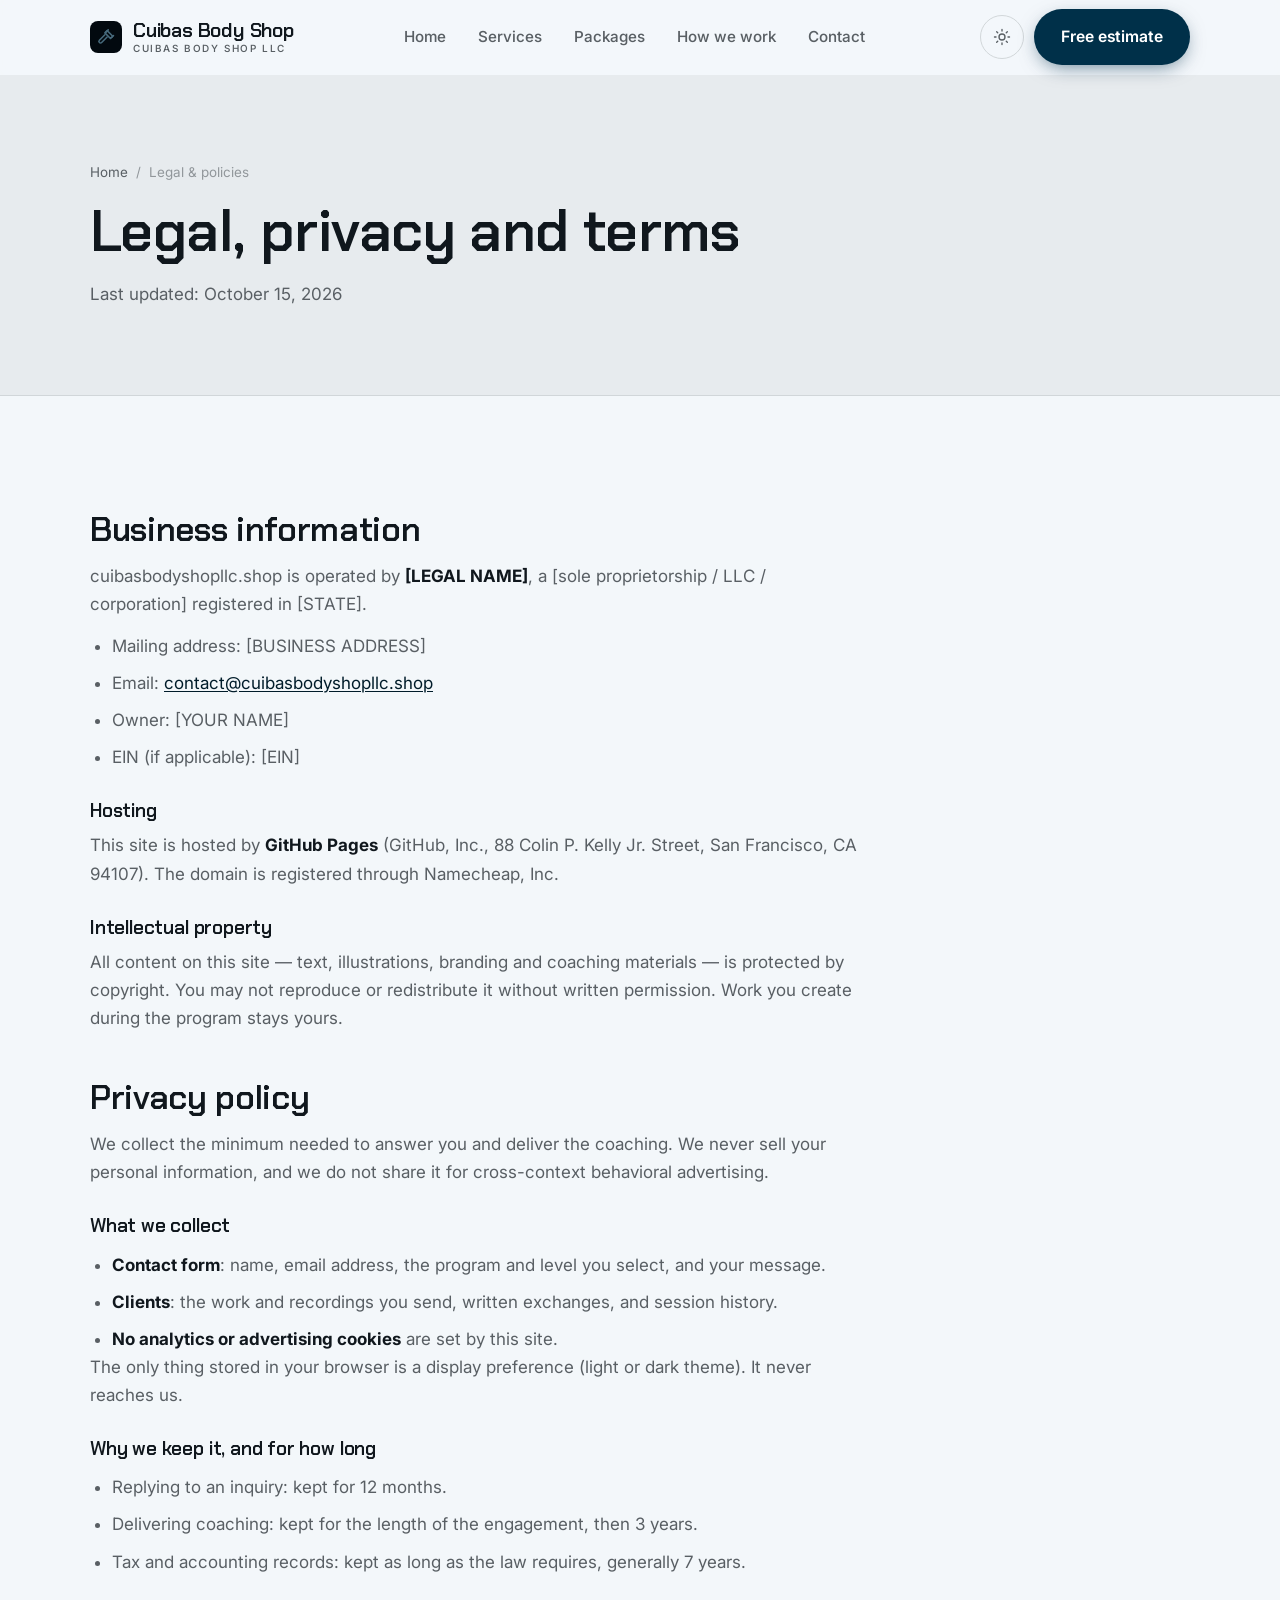
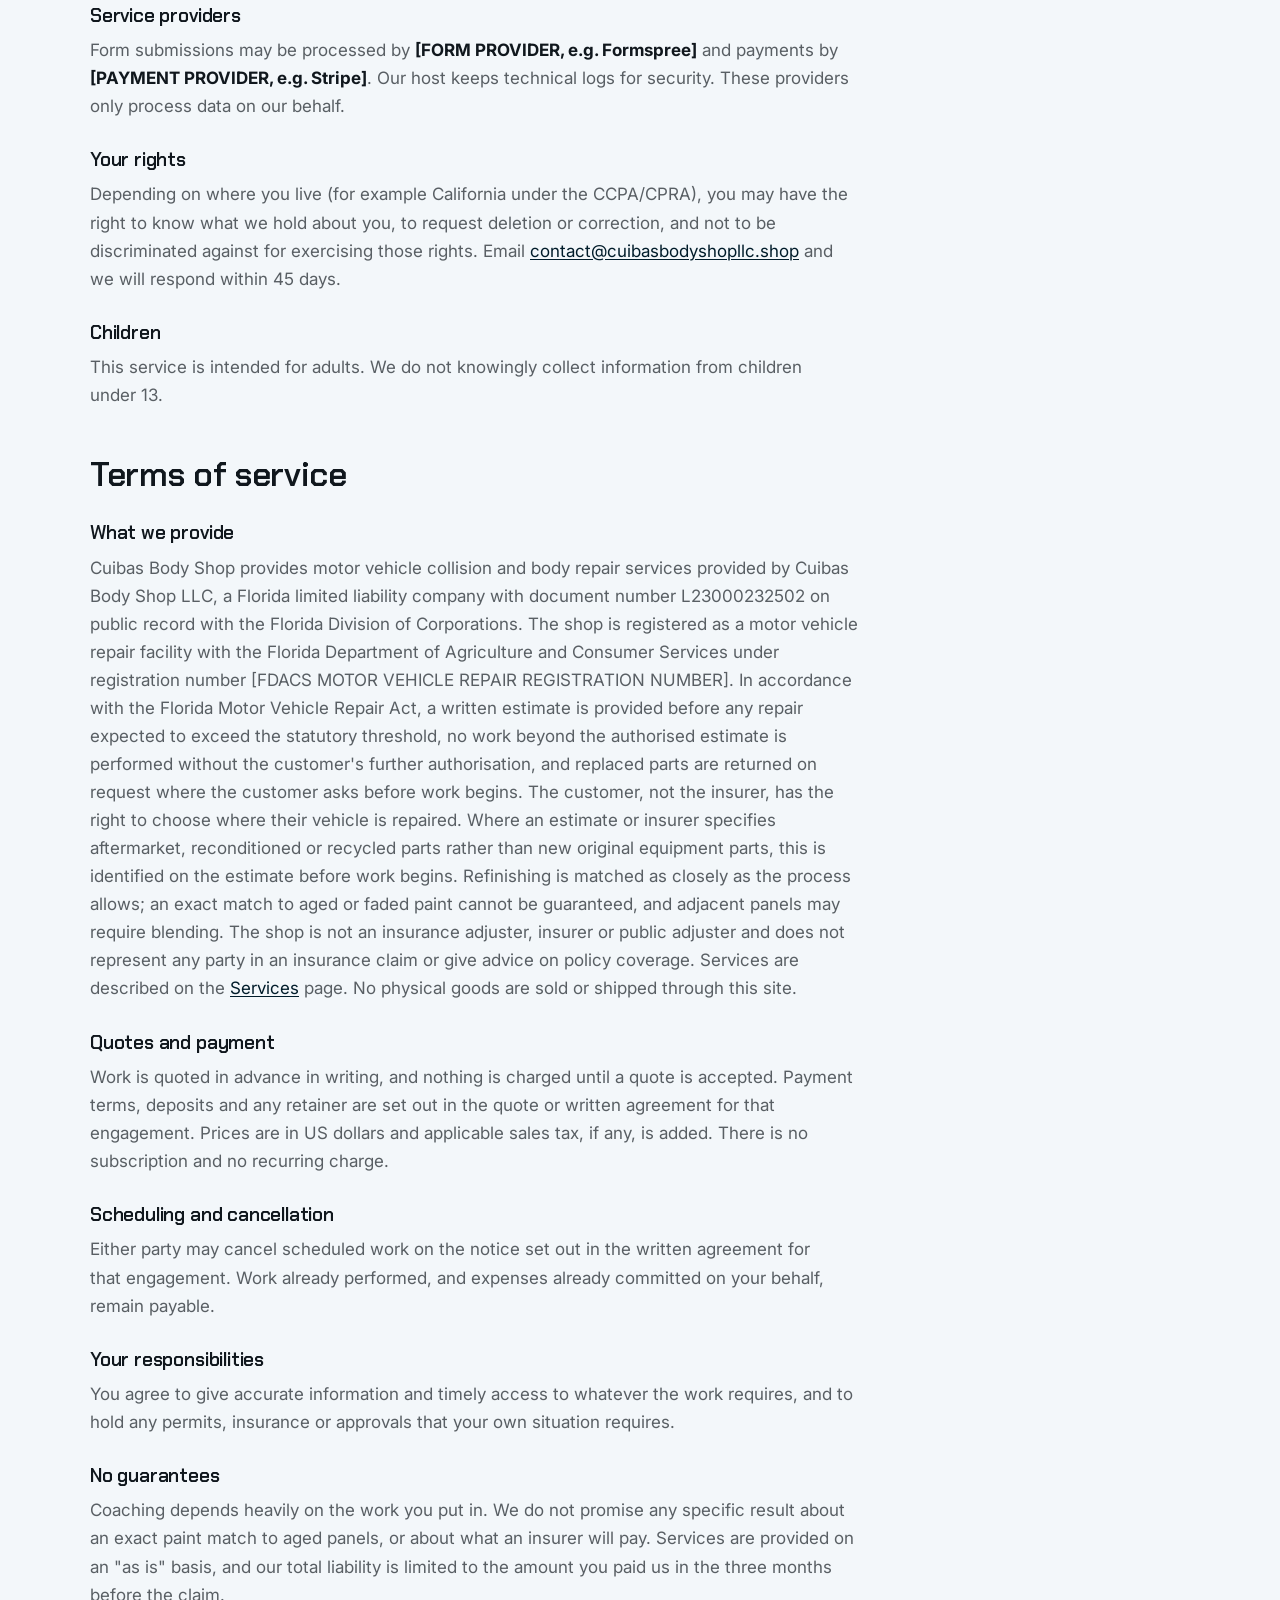
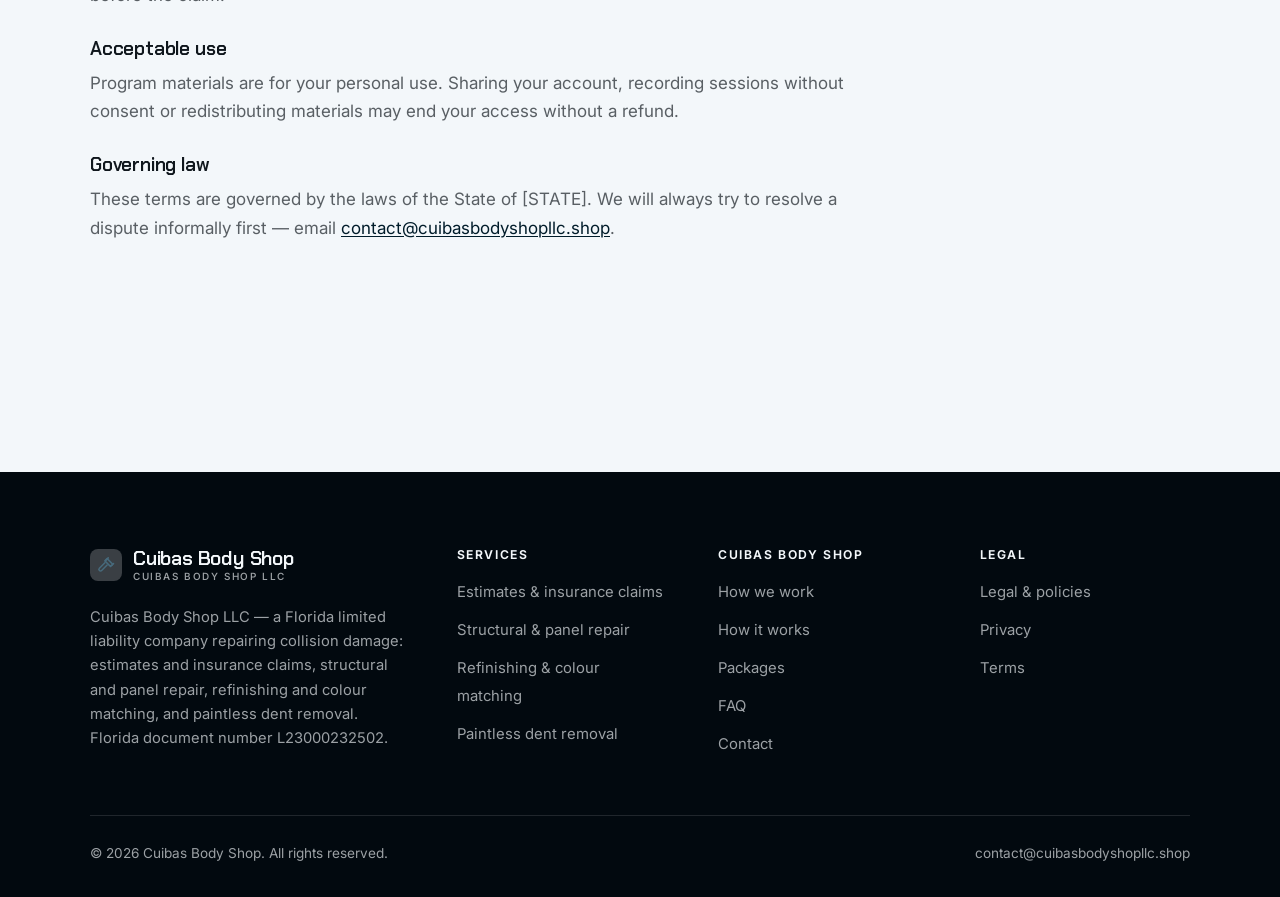
<file: legal.html>
<!DOCTYPE html>
<html lang="en" class="no-js">
<head>
<meta charset="utf-8">
<meta name="viewport" content="width=device-width, initial-scale=1">
<title>Legal, privacy and terms — Cuibas Body Shop</title>
<meta name="description" content="Business information, privacy policy and terms of service for Cuibas Body Shop.">
<meta name="robots" content="noindex">

<meta property="og:type" content="website">
<meta property="og:url" content="https://cuibasbodyshopllc.shop/legal.html">
<meta property="og:site_name" content="Cuibas Body Shop">
<meta property="og:locale" content="en_US">
<meta property="og:title" content="Legal, privacy and terms — Cuibas Body Shop">
<meta property="og:description" content="Business information, privacy policy and terms of service for Cuibas Body Shop.">
<meta name="theme-color" content="#02090f">

<link rel="icon" href="assets/img/favicon.svg" type="image/svg+xml">
<link rel="preconnect" href="https://fonts.googleapis.com">
<link rel="preconnect" href="https://fonts.gstatic.com" crossorigin>
<link rel="stylesheet" href="https://fonts.googleapis.com/css2?family=Chakra+Petch:wght@400;500;600;700&family=Inter:wght@400..700&display=swap">
<link rel="stylesheet" href="assets/css/style.css">

<!-- Thème appliqué avant le premier rendu (évite le flash) -->
<script>
document.documentElement.classList.remove('no-js');
(function(){try{var t=localStorage.getItem('site-theme');if(t){document.documentElement.setAttribute('data-theme',t);}}catch(e){}})();
</script>
</head>

<body>
<a class="skip-link" href="#main">Skip to main content</a>

<header class="site-header">
  <nav class="wrap nav" aria-label="Main navigation">
    <a class="brand" href="index.html">
      <svg class="brand__mark" viewBox="0 0 64 64" aria-hidden="true">
        <rect class="bm-bg" width="64" height="64" rx="16"/>
        <g class="bm-ic" transform="translate(14 14) scale(1.5)" fill="none" stroke-width="2.1" stroke-linecap="round" stroke-linejoin="round"><path d="M13.5 3.5 21 11l-3 3-7.5-7.5z"/><path d="M10.5 9 3.2 16.3a2.1 2.1 0 0 0 3 3L13.5 12"/><path d="M15 2.5 12 5.5M19.5 12.5 22 10"/></g>
      </svg>
      <span>Cuibas Body Shop<span class="brand__sub">Cuibas Body Shop LLC</span></span>
    </a>

    <ul class="nav__links" id="nav-links">
      <li><a href="index.html">Home</a></li>
      <li><a href="programs.html">Services</a></li>
      <li><a href="index.html#pricing">Packages</a></li>
      <li><a href="about.html">How we work</a></li>
      <li><a href="contact.html">Contact</a></li>
      <li><a class="btn btn--primary" href="contact.html">Free estimate</a></li>
    </ul>

    <div class="nav__cta">
      <button class="theme-toggle" type="button" aria-label="Switch to dark theme">
        <svg class="icon-sun" viewBox="0 0 24 24" fill="none" stroke="currentColor" stroke-width="1.8" stroke-linecap="round" aria-hidden="true"><circle cx="12" cy="12" r="4"/><path d="M12 2v2m0 16v2M2 12h2m16 0h2M4.9 4.9l1.4 1.4m11.4 11.4 1.4 1.4M19.1 4.9l-1.4 1.4M6.3 17.7l-1.4 1.4"/></svg>
        <svg class="icon-moon" viewBox="0 0 24 24" fill="none" stroke="currentColor" stroke-width="1.8" stroke-linecap="round" stroke-linejoin="round" aria-hidden="true"><path d="M21 12.8A9 9 0 1 1 11.2 3a7 7 0 0 0 9.8 9.8z"/></svg>
      </button>
      <a class="btn btn--primary" href="contact.html">Free estimate</a>
      <button class="nav__toggle" type="button" aria-expanded="false" aria-controls="nav-links" aria-label="Open menu">
        <svg class="icon-open" viewBox="0 0 24 24" fill="none" stroke="currentColor" stroke-width="2" stroke-linecap="round" aria-hidden="true"><path d="M3 6h18M3 12h18M3 18h18"/></svg>
        <svg class="icon-close" viewBox="0 0 24 24" fill="none" stroke="currentColor" stroke-width="2" stroke-linecap="round" aria-hidden="true"><path d="M6 6l12 12M18 6L6 18"/></svg>
      </button>
    </div>
  </nav>
</header>

<main id="main">

<section class="page-head">
  <div class="wrap">
    <nav class="breadcrumb" aria-label="Breadcrumb">
      <a href="index.html">Home</a><span>/</span><span aria-current="page">Legal &amp; policies</span>
    </nav>
    <h1>Legal, privacy and terms</h1>
    <p>Last updated: <time datetime="2026-10-15">October 15, 2026</time></p>
  </div>
</section>

<section class="section wrap">
  <div class="prose">

    <!--
      TO DO: this is a skeleton, not legal advice. Replace every [BRACKET] with
      your real details before selling, and have a lawyer review it if you can.
      Consumer protection rules differ by state.
    -->

    <h2 id="business">Business information</h2>
    <p>
      cuibasbodyshopllc.shop is operated by <strong>[LEGAL NAME]</strong>, a [sole proprietorship / LLC / corporation]
      registered in [STATE].
    </p>
    <ul>
      <li>Mailing address: [BUSINESS ADDRESS]</li>
      <li>Email: <a href="mailto:contact@cuibasbodyshopllc.shop">contact@cuibasbodyshopllc.shop</a></li>
      <li>Owner: [YOUR NAME]</li>
      <li>EIN (if applicable): [EIN]</li>
    </ul>

    <h3>Hosting</h3>
    <p>
      This site is hosted by <strong>GitHub Pages</strong> (GitHub, Inc., 88 Colin P. Kelly Jr. Street,
      San Francisco, CA 94107). The domain is registered through Namecheap, Inc.
    </p>

    <h3>Intellectual property</h3>
    <p>
      All content on this site — text, illustrations, branding and coaching materials — is protected by
      copyright. You may not reproduce or redistribute it without written permission. Work you create during
      the program stays yours.
    </p>

    <h2 id="privacy">Privacy policy</h2>
    <p>
      We collect the minimum needed to answer you and deliver the coaching. We never sell your personal
      information, and we do not share it for cross-context behavioral advertising.
    </p>
    <h3>What we collect</h3>
    <ul>
      <li><strong>Contact form</strong>: name, email address, the program and level you select, and your message.</li>
      <li><strong>Clients</strong>: the work and recordings you send, written exchanges, and session history.</li>
      <li><strong>No analytics or advertising cookies</strong> are set by this site.</li>
    </ul>
    <p>
      The only thing stored in your browser is a display preference (light or dark theme). It never reaches us.
    </p>
    <h3>Why we keep it, and for how long</h3>
    <ul>
      <li>Replying to an inquiry: kept for 12 months.</li>
      <li>Delivering coaching: kept for the length of the engagement, then 3 years.</li>
      <li>Tax and accounting records: kept as long as the law requires, generally 7 years.</li>
    </ul>
    <h3>Service providers</h3>
    <p>
      Form submissions may be processed by <strong>[FORM PROVIDER, e.g. Formspree]</strong> and payments by
      <strong>[PAYMENT PROVIDER, e.g. Stripe]</strong>. Our host keeps technical logs for security. These
      providers only process data on our behalf.
    </p>
    <h3>Your rights</h3>
    <p>
      Depending on where you live (for example California under the CCPA/CPRA), you may have the right to
      know what we hold about you, to request deletion or correction, and not to be discriminated against for
      exercising those rights. Email <a href="mailto:contact@cuibasbodyshopllc.shop">contact@cuibasbodyshopllc.shop</a> and we will respond within 45 days.
    </p>
    <h3>Children</h3>
    <p>
      This service is intended for adults. We do not knowingly collect information from children under 13.
    </p>

    <h2 id="terms">Terms of service</h2>
    <h3>What we provide</h3>
    <p>
      Cuibas Body Shop provides motor vehicle collision and body repair services provided by Cuibas Body Shop LLC, a Florida limited liability company with document number L23000232502 on public record with the Florida Division of Corporations. The shop is registered as a motor vehicle repair facility with the Florida Department of Agriculture and Consumer Services under registration number [FDACS MOTOR VEHICLE REPAIR REGISTRATION NUMBER]. In accordance with the Florida Motor Vehicle Repair Act, a written estimate is provided before any repair expected to exceed the statutory threshold, no work beyond the authorised estimate is performed without the customer's further authorisation, and replaced parts are returned on request where the customer asks before work begins. The customer, not the insurer, has the right to choose where their vehicle is repaired. Where an estimate or insurer specifies aftermarket, reconditioned or recycled parts rather than new original equipment parts, this is identified on the estimate before work begins. Refinishing is matched as closely as the process allows; an exact match to aged or faded paint cannot be guaranteed, and adjacent panels may require blending. The shop is not an insurance adjuster, insurer or public adjuster and does not represent any party in an insurance claim or give advice on policy coverage. Services are described on the
      <a href="programs.html">Services</a> page. No physical goods are sold or shipped through this site.
    </p>
    <h3>Quotes and payment</h3>
    <p>
      Work is quoted in advance in writing, and nothing is charged until a quote is accepted. Payment terms,
      deposits and any retainer are set out in the quote or written agreement for that engagement. Prices are in
      US dollars and applicable sales tax, if any, is added. There is no subscription and no recurring charge.
    </p>
    <h3>Scheduling and cancellation</h3>
    <p>
      Either party may cancel scheduled work on the notice set out in the written agreement for that engagement.
      Work already performed, and expenses already committed on your behalf, remain payable.
    </p>
    <h3>Your responsibilities</h3>
    <p>
      You agree to give accurate information and timely access to whatever the work requires, and to hold any
      permits, insurance or approvals that your own situation requires.
    </p>

    <h3>No guarantees</h3>
    <p>
      Coaching depends heavily on the work you put in. We do not promise any specific result
      about an exact paint match to aged panels, or about what an insurer will pay. Services are provided on an "as is" basis, and our total
      liability is limited to the amount you paid us in the three months before the claim.
    </p>
    <h3>Acceptable use</h3>
    <p>
      Program materials are for your personal use. Sharing your account, recording sessions without consent
      or redistributing materials may end your access without a refund.
    </p>
    <h3>Governing law</h3>
    <p>
      These terms are governed by the laws of the State of [STATE]. We will always try to resolve a dispute
      informally first — email <a href="mailto:contact@cuibasbodyshopllc.shop">contact@cuibasbodyshopllc.shop</a>.
    </p>

  </div>
</section>

</main>

<footer class="site-footer">
  <div class="wrap">
    <div class="footer__grid">
      <div class="footer__brand">
        <a class="brand" href="index.html">
          <svg class="brand__mark" viewBox="0 0 64 64" aria-hidden="true">
        <rect class="bm-bg" width="64" height="64" rx="16"/>
        <g class="bm-ic" transform="translate(14 14) scale(1.5)" fill="none" stroke-width="2.1" stroke-linecap="round" stroke-linejoin="round"><path d="M13.5 3.5 21 11l-3 3-7.5-7.5z"/><path d="M10.5 9 3.2 16.3a2.1 2.1 0 0 0 3 3L13.5 12"/><path d="M15 2.5 12 5.5M19.5 12.5 22 10"/></g>
      </svg>
          <span>Cuibas Body Shop<span class="brand__sub">Cuibas Body Shop LLC</span></span>
        </a>
        <p>Cuibas Body Shop LLC — a Florida limited liability company repairing collision damage: estimates and insurance claims, structural and panel repair, refinishing and colour matching, and paintless dent removal. Florida document number L23000232502.</p>
      </div>

      <div class="footer__col">
        <h4>Services</h4>
        <ul>
          <li><a href="programs.html#estimates">Estimates &amp; insurance claims</a></li>
          <li><a href="programs.html#structural">Structural &amp; panel repair</a></li>
          <li><a href="programs.html#refinish">Refinishing &amp; colour matching</a></li>
          <li><a href="programs.html#pdr">Paintless dent removal</a></li>
        </ul>
      </div>

      <div class="footer__col">
        <h4>Cuibas Body Shop</h4>
        <ul>
          <li><a href="about.html">How we work</a></li>
          <li><a href="index.html#how-it-works">How it works</a></li>
          <li><a href="index.html#pricing">Packages</a></li>
          <li><a href="index.html#faq">FAQ</a></li>
          <li><a href="contact.html">Contact</a></li>
        </ul>
      </div>

      <div class="footer__col">
        <h4>Legal</h4>
        <ul>
          <li><a href="legal.html">Legal &amp; policies</a></li>
          <li><a href="legal.html#privacy">Privacy</a></li>
          <li><a href="legal.html#terms">Terms</a></li>
        </ul>
      </div>
    </div>

    <div class="footer__bottom">
      <p>© <span data-year>2026</span> Cuibas Body Shop. All rights reserved.</p>
      <p><a href="mailto:contact@cuibasbodyshopllc.shop">contact@cuibasbodyshopllc.shop</a></p>
    </div>
  </div>
</footer>

<script src="assets/js/main.js" defer></script>
</body>
</html>
</file>
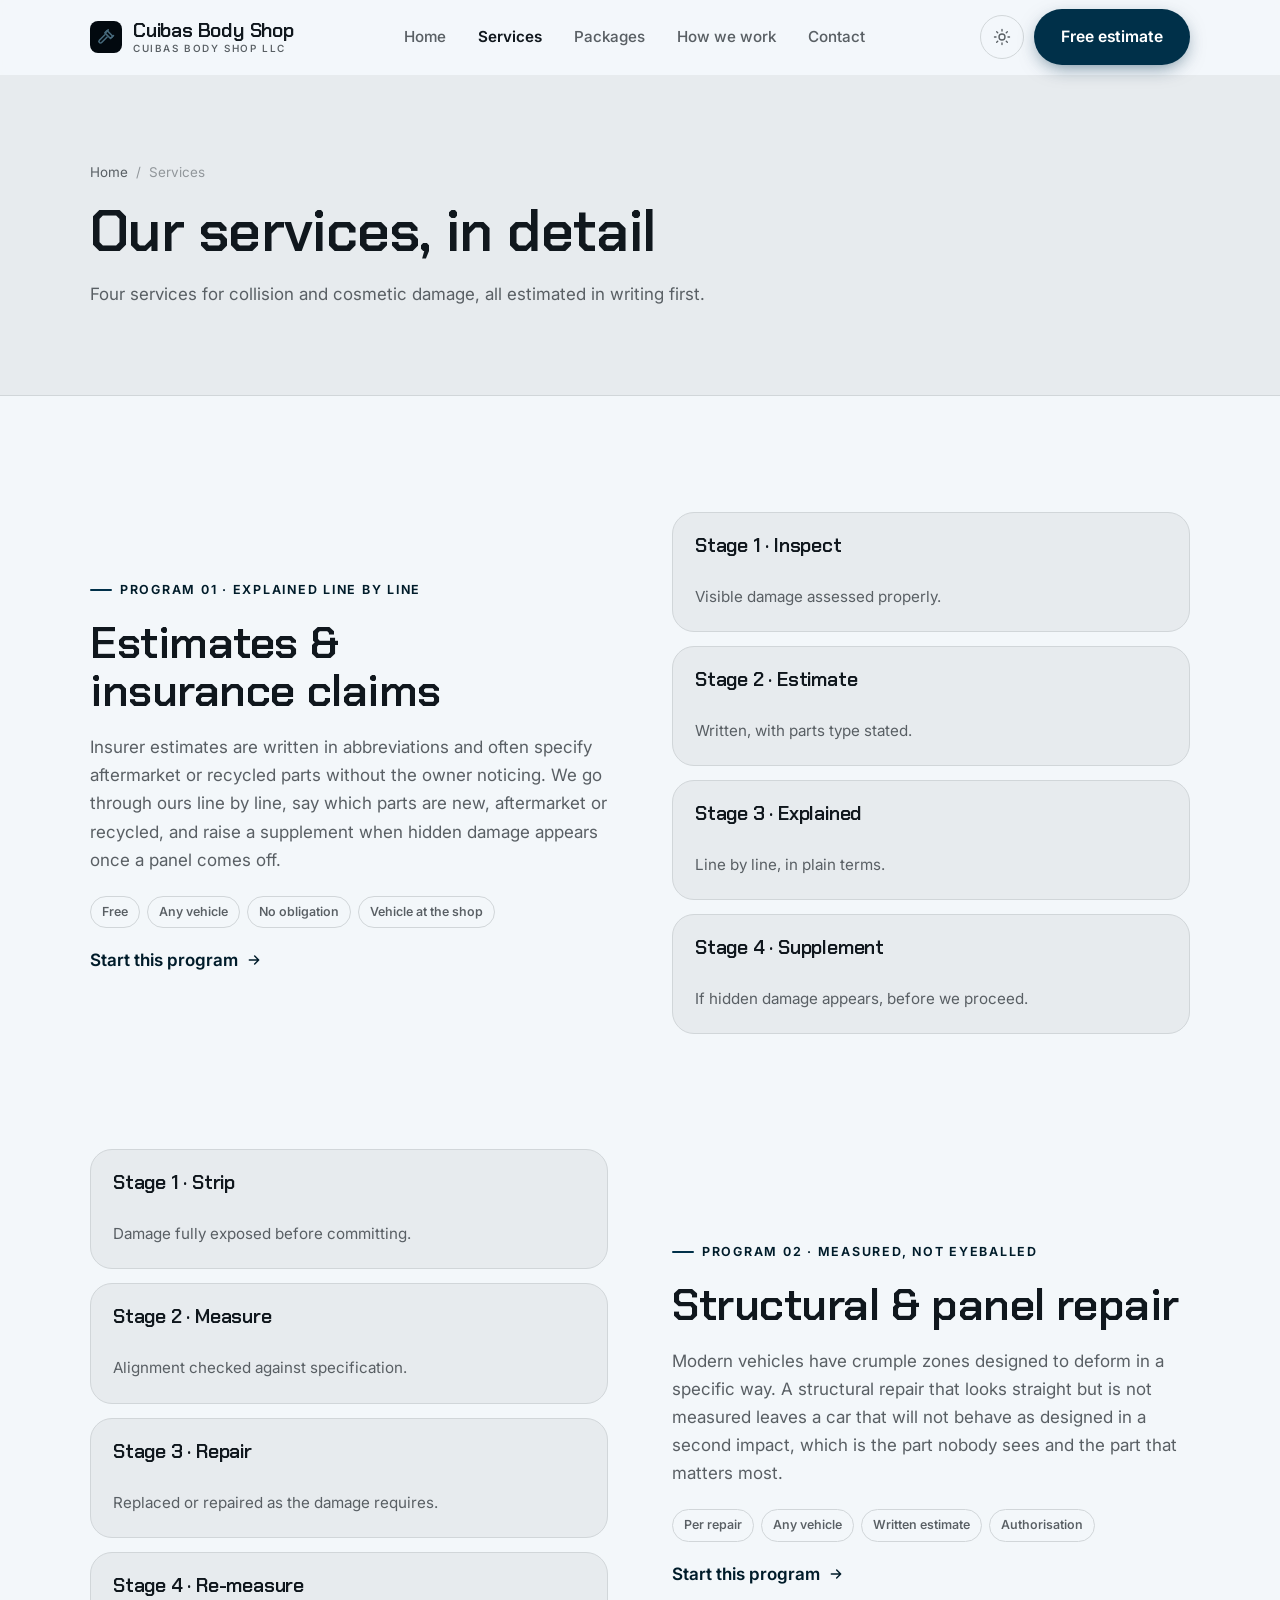
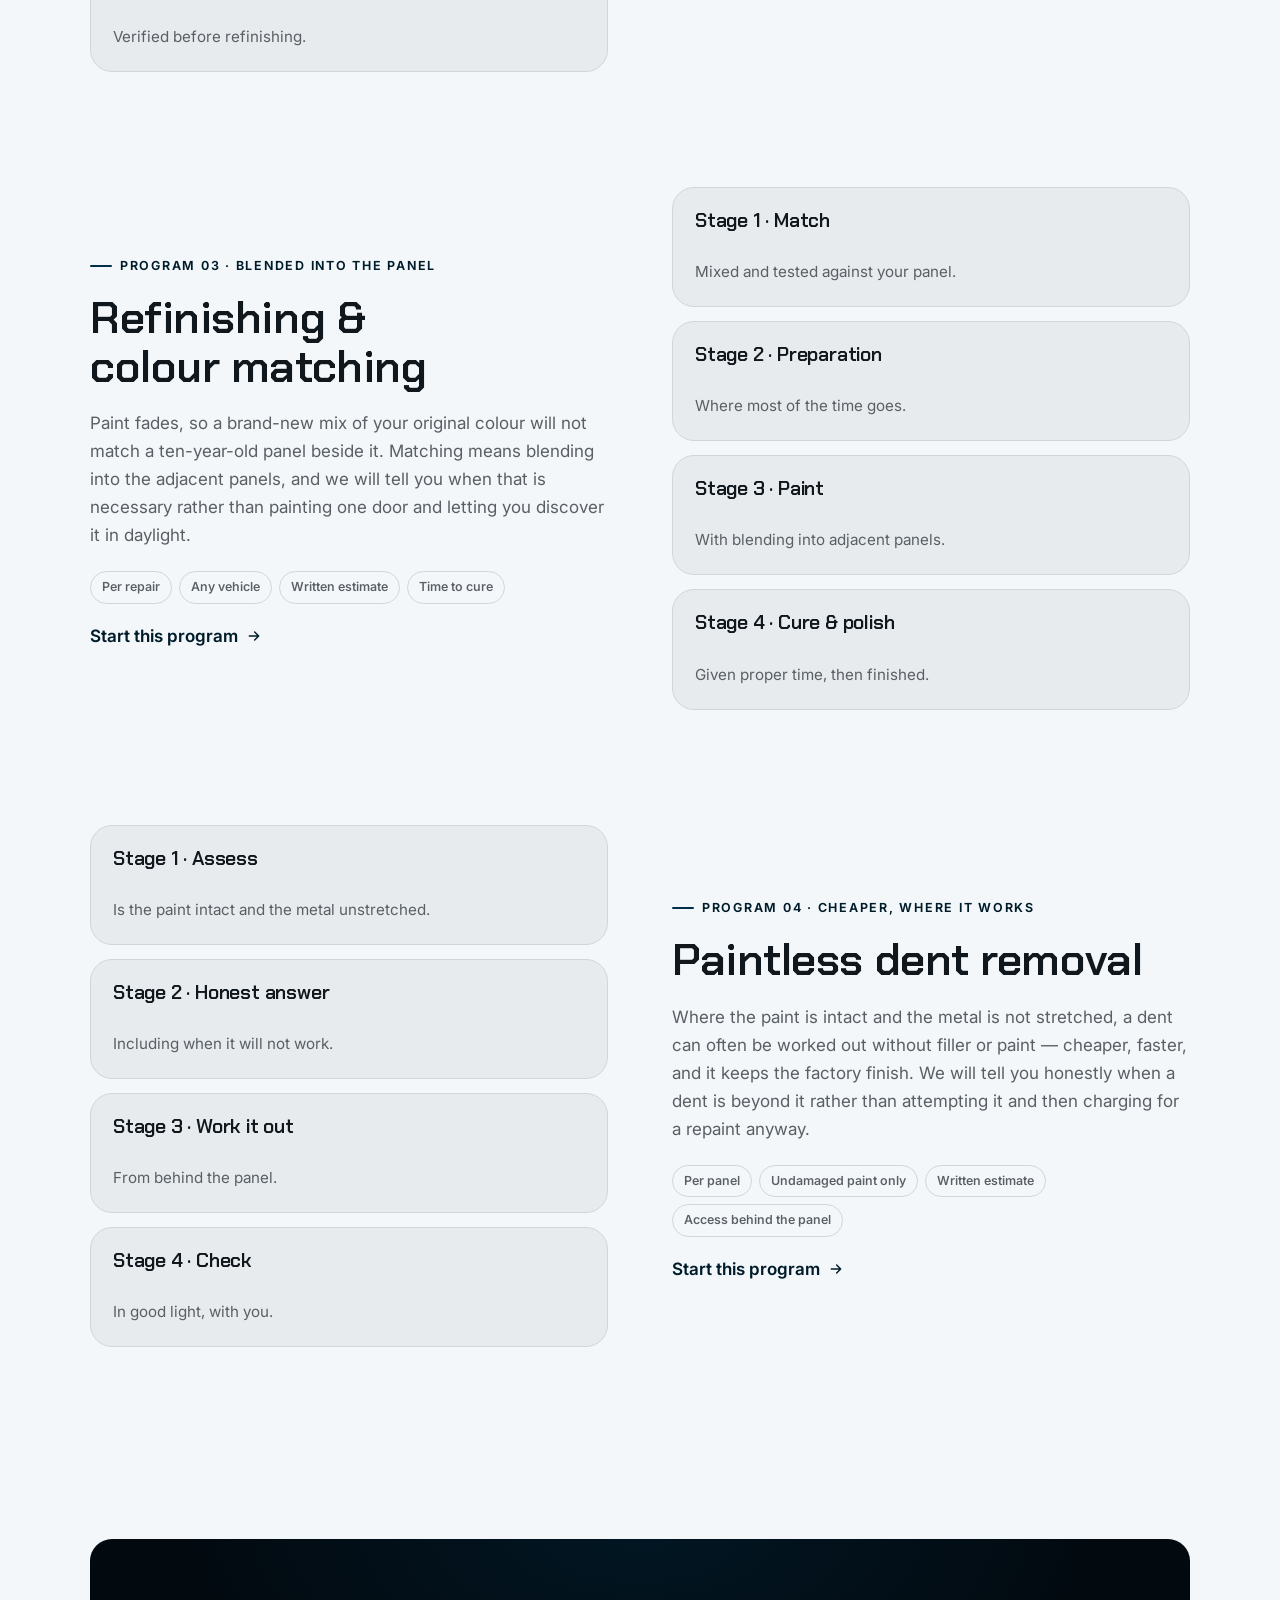
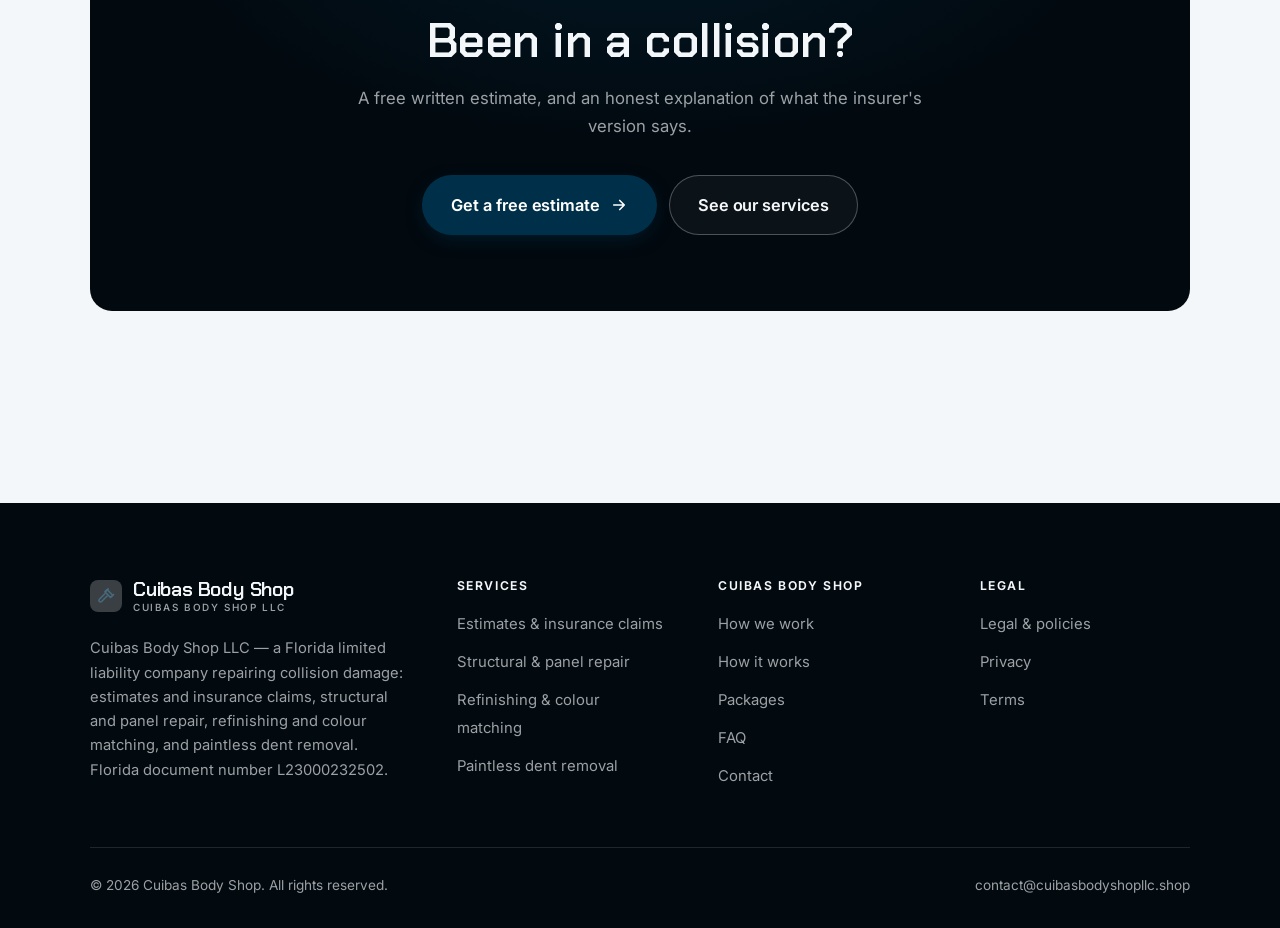
<file: programs.html>
<!DOCTYPE html>
<html lang="en" class="no-js">
<head>
<meta charset="utf-8">
<meta name="viewport" content="width=device-width, initial-scale=1">
<title>Services — Cuibas Body Shop</title>
<meta name="description" content="Services of Cuibas Body Shop LLC: estimates and insurance claims, structural and panel repair, refinishing and colour matching, and paintless dent removal.">
<link rel="canonical" href="https://cuibasbodyshopllc.shop/programs.html">

<meta property="og:type" content="website">
<meta property="og:url" content="https://cuibasbodyshopllc.shop/programs.html">
<meta property="og:site_name" content="Cuibas Body Shop">
<meta property="og:locale" content="en_US">
<meta property="og:title" content="Services — Cuibas Body Shop">
<meta property="og:description" content="Services of Cuibas Body Shop LLC: estimates and insurance claims, structural and panel repair, refinishing and colour matching, and paintless dent removal.">
<meta name="theme-color" content="#02090f">

<link rel="icon" href="assets/img/favicon.svg" type="image/svg+xml">
<link rel="preconnect" href="https://fonts.googleapis.com">
<link rel="preconnect" href="https://fonts.gstatic.com" crossorigin>
<link rel="stylesheet" href="https://fonts.googleapis.com/css2?family=Chakra+Petch:wght@400;500;600;700&family=Inter:wght@400..700&display=swap">
<link rel="stylesheet" href="assets/css/style.css">

<!-- Thème appliqué avant le premier rendu (évite le flash) -->
<script>
document.documentElement.classList.remove('no-js');
(function(){try{var t=localStorage.getItem('site-theme');if(t){document.documentElement.setAttribute('data-theme',t);}}catch(e){}})();
</script>
</head>

<body>
<a class="skip-link" href="#main">Skip to main content</a>

<header class="site-header">
  <nav class="wrap nav" aria-label="Main navigation">
    <a class="brand" href="index.html">
      <svg class="brand__mark" viewBox="0 0 64 64" aria-hidden="true">
        <rect class="bm-bg" width="64" height="64" rx="16"/>
        <g class="bm-ic" transform="translate(14 14) scale(1.5)" fill="none" stroke-width="2.1" stroke-linecap="round" stroke-linejoin="round"><path d="M13.5 3.5 21 11l-3 3-7.5-7.5z"/><path d="M10.5 9 3.2 16.3a2.1 2.1 0 0 0 3 3L13.5 12"/><path d="M15 2.5 12 5.5M19.5 12.5 22 10"/></g>
      </svg>
      <span>Cuibas Body Shop<span class="brand__sub">Cuibas Body Shop LLC</span></span>
    </a>

    <ul class="nav__links" id="nav-links">
      <li><a href="index.html">Home</a></li>
      <li><a href="programs.html" aria-current="page">Services</a></li>
      <li><a href="index.html#pricing">Packages</a></li>
      <li><a href="about.html">How we work</a></li>
      <li><a href="contact.html">Contact</a></li>
      <li><a class="btn btn--primary" href="contact.html">Free estimate</a></li>
    </ul>

    <div class="nav__cta">
      <button class="theme-toggle" type="button" aria-label="Switch to dark theme">
        <svg class="icon-sun" viewBox="0 0 24 24" fill="none" stroke="currentColor" stroke-width="1.8" stroke-linecap="round" aria-hidden="true"><circle cx="12" cy="12" r="4"/><path d="M12 2v2m0 16v2M2 12h2m16 0h2M4.9 4.9l1.4 1.4m11.4 11.4 1.4 1.4M19.1 4.9l-1.4 1.4M6.3 17.7l-1.4 1.4"/></svg>
        <svg class="icon-moon" viewBox="0 0 24 24" fill="none" stroke="currentColor" stroke-width="1.8" stroke-linecap="round" stroke-linejoin="round" aria-hidden="true"><path d="M21 12.8A9 9 0 1 1 11.2 3a7 7 0 0 0 9.8 9.8z"/></svg>
      </button>
      <a class="btn btn--primary" href="contact.html">Free estimate</a>
      <button class="nav__toggle" type="button" aria-expanded="false" aria-controls="nav-links" aria-label="Open menu">
        <svg class="icon-open" viewBox="0 0 24 24" fill="none" stroke="currentColor" stroke-width="2" stroke-linecap="round" aria-hidden="true"><path d="M3 6h18M3 12h18M3 18h18"/></svg>
        <svg class="icon-close" viewBox="0 0 24 24" fill="none" stroke="currentColor" stroke-width="2" stroke-linecap="round" aria-hidden="true"><path d="M6 6l12 12M18 6L6 18"/></svg>
      </button>
    </div>
  </nav>
</header>

<main id="main">

<section class="page-head">
  <div class="wrap">
    <nav class="breadcrumb" aria-label="Breadcrumb">
      <a href="index.html">Home</a><span>/</span><span aria-current="page">Services</span>
    </nav>
    <h1>Our services, in detail</h1>
    <p>Four services for collision and cosmetic damage, all estimated in writing first.</p>
  </div>
</section>

<section class="section wrap" id="estimates">
  <div class="split reveal">
    <div>
      <span class="eyebrow">Program 01 · Explained line by line</span>
      <h2>Estimates &amp; insurance claims</h2>
      <p>Insurer estimates are written in abbreviations and often specify aftermarket or recycled parts without the owner noticing. We go through ours line by line, say which parts are new, aftermarket or recycled, and raise a supplement when hidden damage appears once a panel comes off.</p>
      <ul class="tags"><li>Free</li><li>Any vehicle</li><li>No obligation</li><li>Vehicle at the shop</li></ul>
      <p><a class="arrow-link" href="contact.html">Start this program <svg viewBox="0 0 24 24" fill="none" stroke="currentColor" stroke-width="2.2" stroke-linecap="round" stroke-linejoin="round" aria-hidden="true"><path d="M5 12h14M13 6l6 6-6 6"/></svg></a></p>
    </div>
    <div class="grid grid--2 grid--tight">
      <article class="card card--sm">
        <h3>Stage 1 · Inspect</h3>
        <p>Visible damage assessed properly.</p>
      </article>
      <article class="card card--sm">
        <h3>Stage 2 · Estimate</h3>
        <p>Written, with parts type stated.</p>
      </article>
      <article class="card card--sm">
        <h3>Stage 3 · Explained</h3>
        <p>Line by line, in plain terms.</p>
      </article>
      <article class="card card--sm">
        <h3>Stage 4 · Supplement</h3>
        <p>If hidden damage appears, before we proceed.</p>
      </article>
    </div>
  </div>
</section>

<section class="section section--flush wrap" id="structural">
  <div class="split reveal">
    <div class="grid grid--2 grid--tight">
      <article class="card card--sm">
        <h3>Stage 1 · Strip</h3>
        <p>Damage fully exposed before committing.</p>
      </article>
      <article class="card card--sm">
        <h3>Stage 2 · Measure</h3>
        <p>Alignment checked against specification.</p>
      </article>
      <article class="card card--sm">
        <h3>Stage 3 · Repair</h3>
        <p>Replaced or repaired as the damage requires.</p>
      </article>
      <article class="card card--sm">
        <h3>Stage 4 · Re-measure</h3>
        <p>Verified before refinishing.</p>
      </article>
    </div>
    <div>
      <span class="eyebrow">Program 02 · Measured, not eyeballed</span>
      <h2>Structural &amp; panel repair</h2>
      <p>Modern vehicles have crumple zones designed to deform in a specific way. A structural repair that looks straight but is not measured leaves a car that will not behave as designed in a second impact, which is the part nobody sees and the part that matters most.</p>
      <ul class="tags"><li>Per repair</li><li>Any vehicle</li><li>Written estimate</li><li>Authorisation</li></ul>
      <p><a class="arrow-link" href="contact.html">Start this program <svg viewBox="0 0 24 24" fill="none" stroke="currentColor" stroke-width="2.2" stroke-linecap="round" stroke-linejoin="round" aria-hidden="true"><path d="M5 12h14M13 6l6 6-6 6"/></svg></a></p>
    </div>
  </div>
</section>

<section class="section section--flush wrap" id="refinish">
  <div class="split reveal">
    <div>
      <span class="eyebrow">Program 03 · Blended into the panel</span>
      <h2>Refinishing &amp; colour matching</h2>
      <p>Paint fades, so a brand-new mix of your original colour will not match a ten-year-old panel beside it. Matching means blending into the adjacent panels, and we will tell you when that is necessary rather than painting one door and letting you discover it in daylight.</p>
      <ul class="tags"><li>Per repair</li><li>Any vehicle</li><li>Written estimate</li><li>Time to cure</li></ul>
      <p><a class="arrow-link" href="contact.html">Start this program <svg viewBox="0 0 24 24" fill="none" stroke="currentColor" stroke-width="2.2" stroke-linecap="round" stroke-linejoin="round" aria-hidden="true"><path d="M5 12h14M13 6l6 6-6 6"/></svg></a></p>
    </div>
    <div class="grid grid--2 grid--tight">
      <article class="card card--sm">
        <h3>Stage 1 · Match</h3>
        <p>Mixed and tested against your panel.</p>
      </article>
      <article class="card card--sm">
        <h3>Stage 2 · Preparation</h3>
        <p>Where most of the time goes.</p>
      </article>
      <article class="card card--sm">
        <h3>Stage 3 · Paint</h3>
        <p>With blending into adjacent panels.</p>
      </article>
      <article class="card card--sm">
        <h3>Stage 4 · Cure &amp; polish</h3>
        <p>Given proper time, then finished.</p>
      </article>
    </div>
  </div>
</section>

<section class="section section--flush wrap" id="pdr">
  <div class="split reveal">
    <div class="grid grid--2 grid--tight">
      <article class="card card--sm">
        <h3>Stage 1 · Assess</h3>
        <p>Is the paint intact and the metal unstretched.</p>
      </article>
      <article class="card card--sm">
        <h3>Stage 2 · Honest answer</h3>
        <p>Including when it will not work.</p>
      </article>
      <article class="card card--sm">
        <h3>Stage 3 · Work it out</h3>
        <p>From behind the panel.</p>
      </article>
      <article class="card card--sm">
        <h3>Stage 4 · Check</h3>
        <p>In good light, with you.</p>
      </article>
    </div>
    <div>
      <span class="eyebrow">Program 04 · Cheaper, where it works</span>
      <h2>Paintless dent removal</h2>
      <p>Where the paint is intact and the metal is not stretched, a dent can often be worked out without filler or paint — cheaper, faster, and it keeps the factory finish. We will tell you honestly when a dent is beyond it rather than attempting it and then charging for a repaint anyway.</p>
      <ul class="tags"><li>Per panel</li><li>Undamaged paint only</li><li>Written estimate</li><li>Access behind the panel</li></ul>
      <p><a class="arrow-link" href="contact.html">Start this program <svg viewBox="0 0 24 24" fill="none" stroke="currentColor" stroke-width="2.2" stroke-linecap="round" stroke-linejoin="round" aria-hidden="true"><path d="M5 12h14M13 6l6 6-6 6"/></svg></a></p>
    </div>
  </div>
</section>

<section class="wrap section--tight">
  <div class="cta-band reveal">
    <h2>Been in a collision?</h2>
    <p>A free written estimate, and an honest explanation of what the insurer's version says.</p>
    <div class="hero__actions">
      <a class="btn btn--primary btn--lg" href="contact.html">Get a free estimate <svg viewBox="0 0 24 24" fill="none" stroke="currentColor" stroke-width="2.2" stroke-linecap="round" stroke-linejoin="round" aria-hidden="true"><path d="M5 12h14M13 6l6 6-6 6"/></svg></a>
      <a class="btn btn--on-dark btn--lg" href="programs.html">See our services</a>
    </div>
  </div>
</section>

</main>

<footer class="site-footer">
  <div class="wrap">
    <div class="footer__grid">
      <div class="footer__brand">
        <a class="brand" href="index.html">
          <svg class="brand__mark" viewBox="0 0 64 64" aria-hidden="true">
        <rect class="bm-bg" width="64" height="64" rx="16"/>
        <g class="bm-ic" transform="translate(14 14) scale(1.5)" fill="none" stroke-width="2.1" stroke-linecap="round" stroke-linejoin="round"><path d="M13.5 3.5 21 11l-3 3-7.5-7.5z"/><path d="M10.5 9 3.2 16.3a2.1 2.1 0 0 0 3 3L13.5 12"/><path d="M15 2.5 12 5.5M19.5 12.5 22 10"/></g>
      </svg>
          <span>Cuibas Body Shop<span class="brand__sub">Cuibas Body Shop LLC</span></span>
        </a>
        <p>Cuibas Body Shop LLC — a Florida limited liability company repairing collision damage: estimates and insurance claims, structural and panel repair, refinishing and colour matching, and paintless dent removal. Florida document number L23000232502.</p>
      </div>

      <div class="footer__col">
        <h4>Services</h4>
        <ul>
          <li><a href="programs.html#estimates">Estimates &amp; insurance claims</a></li>
          <li><a href="programs.html#structural">Structural &amp; panel repair</a></li>
          <li><a href="programs.html#refinish">Refinishing &amp; colour matching</a></li>
          <li><a href="programs.html#pdr">Paintless dent removal</a></li>
        </ul>
      </div>

      <div class="footer__col">
        <h4>Cuibas Body Shop</h4>
        <ul>
          <li><a href="about.html">How we work</a></li>
          <li><a href="index.html#how-it-works">How it works</a></li>
          <li><a href="index.html#pricing">Packages</a></li>
          <li><a href="index.html#faq">FAQ</a></li>
          <li><a href="contact.html">Contact</a></li>
        </ul>
      </div>

      <div class="footer__col">
        <h4>Legal</h4>
        <ul>
          <li><a href="legal.html">Legal &amp; policies</a></li>
          <li><a href="legal.html#privacy">Privacy</a></li>
          <li><a href="legal.html#terms">Terms</a></li>
        </ul>
      </div>
    </div>

    <div class="footer__bottom">
      <p>© <span data-year>2026</span> Cuibas Body Shop. All rights reserved.</p>
      <p><a href="mailto:contact@cuibasbodyshopllc.shop">contact@cuibasbodyshopllc.shop</a></p>
    </div>
  </div>
</footer>

<script src="assets/js/main.js" defer></script>
</body>
</html>
</file>
<file: assets/css/style.css>
/* Cuibas Body Shop — couleurs et polices de la marque.
   Modifier ces valeurs suffit à changer l'identité visuelle de tout le site. */
:root {
  --c-accent:    #003049;
  --c-on-accent: #ffffff;
  --c-ink:       #02090f;
  --c-paper:     #f3f7fa;

  --accent-ink-light: color-mix(in srgb, var(--c-accent) 58%, black);
  --accent-on-dark:   color-mix(in srgb, var(--c-accent) 72%, white);

  --font-display: "Chakra Petch", system-ui, -apple-system, "Segoe UI", sans-serif;
  --font-body: "Inter", system-ui, -apple-system, "Segoe UI", sans-serif;
  --display-weight: 600;
  --display-tracking: -.01em;
}

/* ==========================================================================
   Feuille de style commune aux sites de coaching
   Les couleurs de marque (--c-accent, --c-on-accent, --c-ink, --c-paper) et
   les polices sont définies juste au-dessus, par site. Tout le reste en dérive.
   ========================================================================== */

/* --------------------------------------------------------------------------
   1. Tokens dérivés
   -------------------------------------------------------------------------- */

:root {
  /* Thème clair */
  --paper:      var(--c-paper);
  --paper-2:    color-mix(in srgb, var(--c-paper) 95%, var(--c-ink));
  --paper-3:    color-mix(in srgb, var(--c-paper) 89%, var(--c-ink));
  --line:       color-mix(in srgb, var(--c-paper) 86%, var(--c-ink));
  --text:       color-mix(in srgb, var(--c-ink) 94%, var(--c-paper));
  --muted:      color-mix(in srgb, var(--c-ink) 64%, var(--c-paper));
  --accent:     var(--c-accent);
  --accent-600: color-mix(in srgb, var(--c-accent) 86%, black);
  --accent-ink: var(--accent-ink-light);
  --on-accent:  var(--c-on-accent);
  --ink:        var(--c-ink);
  --ink-soft:   color-mix(in srgb, var(--c-ink) 90%, white);
  --on-ink:     var(--c-paper);
  --on-ink-mut: color-mix(in srgb, var(--c-paper) 64%, var(--c-ink));
  --brand-bg:   var(--c-ink);

  /* Rayons */
  --r-sm: 8px;
  --r-md: 14px;
  --r-lg: 22px;
  --r-full: 999px;

  /* Ombres */
  --sh-1: 0 1px 2px rgba(0, 0, 0, .05), 0 2px 8px rgba(0, 0, 0, .04);
  --sh-2: 0 2px 4px rgba(0, 0, 0, .05), 0 12px 32px rgba(0, 0, 0, .09);
  --sh-3: 0 4px 8px rgba(0, 0, 0, .06), 0 24px 56px rgba(0, 0, 0, .14);

  /* Rythme */
  --gutter: clamp(16px, 4vw, 40px);
  --maxw: 1180px;
  --section-y: clamp(64px, 9vw, 124px);

  --ease: cubic-bezier(.22, .61, .36, 1);
}

/* Thème sombre — suit le système, sauf si l'utilisateur a choisi « clair » */
@media (prefers-color-scheme: dark) {
  :root:not([data-theme="light"]) {
    --paper:      var(--c-ink);
    --paper-2:    color-mix(in srgb, var(--c-ink) 92%, white);
    --paper-3:    color-mix(in srgb, var(--c-ink) 86%, white);
    --line:       color-mix(in srgb, var(--c-ink) 80%, white);
    --text:       color-mix(in srgb, var(--c-paper) 94%, var(--c-ink));
    --muted:      color-mix(in srgb, var(--c-paper) 66%, var(--c-ink));
    --accent-ink: var(--accent-on-dark);
    --ink:        color-mix(in srgb, var(--c-ink) 72%, black);
    --brand-bg:   color-mix(in srgb, var(--c-ink) 80%, white);
    --sh-1: 0 1px 2px rgba(0, 0, 0, .4), 0 2px 8px rgba(0, 0, 0, .3);
    --sh-2: 0 2px 4px rgba(0, 0, 0, .4), 0 12px 32px rgba(0, 0, 0, .45);
    --sh-3: 0 4px 8px rgba(0, 0, 0, .45), 0 24px 56px rgba(0, 0, 0, .55);
  }
}

/* Thème sombre — choix explicite */
:root[data-theme="dark"] {
  --paper:      var(--c-ink);
  --paper-2:    color-mix(in srgb, var(--c-ink) 92%, white);
  --paper-3:    color-mix(in srgb, var(--c-ink) 86%, white);
  --line:       color-mix(in srgb, var(--c-ink) 80%, white);
  --text:       color-mix(in srgb, var(--c-paper) 94%, var(--c-ink));
  --muted:      color-mix(in srgb, var(--c-paper) 66%, var(--c-ink));
  --accent-ink: var(--accent-on-dark);
  --ink:        color-mix(in srgb, var(--c-ink) 72%, black);
  --brand-bg:   color-mix(in srgb, var(--c-ink) 80%, white);
  --sh-1: 0 1px 2px rgba(0, 0, 0, .4), 0 2px 8px rgba(0, 0, 0, .3);
  --sh-2: 0 2px 4px rgba(0, 0, 0, .4), 0 12px 32px rgba(0, 0, 0, .45);
  --sh-3: 0 4px 8px rgba(0, 0, 0, .45), 0 24px 56px rgba(0, 0, 0, .55);
}

/* --------------------------------------------------------------------------
   2. Reset / base
   -------------------------------------------------------------------------- */

*, *::before, *::after { box-sizing: border-box; }

* { margin: 0; }

html {
  -webkit-text-size-adjust: 100%;
  scroll-behavior: smooth;
  scroll-padding-top: 88px;
}

body {
  background: var(--paper);
  color: var(--text);
  font-family: var(--font-body);
  font-size: 17px;
  line-height: 1.65;
  -webkit-font-smoothing: antialiased;
  text-rendering: optimizeLegibility;
  overflow-x: hidden;
}

img, svg, video { display: block; max-width: 100%; height: auto; }

a { color: inherit; text-decoration: none; }

button, input, textarea, select { font: inherit; color: inherit; }

h1, h2, h3, h4 {
  font-family: var(--font-display);
  font-weight: var(--display-weight);
  line-height: 1.08;
  letter-spacing: var(--display-tracking);
  text-wrap: balance;
}

p { text-wrap: pretty; }

:focus-visible {
  outline: 3px solid var(--accent);
  outline-offset: 3px;
  border-radius: 4px;
}

::selection { background: var(--accent); color: var(--on-accent); }

/* --------------------------------------------------------------------------
   3. Utilitaires de mise en page
   -------------------------------------------------------------------------- */

.wrap {
  width: 100%;
  max-width: var(--maxw);
  margin-inline: auto;
  padding-inline: var(--gutter);
}

.section { padding-block: var(--section-y); }
.section--flush { padding-top: 0; }
.section--tight { padding-block: clamp(48px, 6vw, 80px); }

.skip-link {
  position: absolute;
  left: 12px;
  top: -100px;
  z-index: 200;
  background: var(--accent);
  color: var(--on-accent);
  padding: 12px 20px;
  border-radius: var(--r-sm);
  font-weight: 600;
  transition: top .2s var(--ease);
}
.skip-link:focus { top: 12px; }

.eyebrow {
  display: inline-flex;
  align-items: center;
  gap: 8px;
  font-size: .78rem;
  font-weight: 650;
  letter-spacing: .14em;
  text-transform: uppercase;
  color: var(--accent-ink);
  margin-bottom: 18px;
}
.eyebrow::before {
  content: "";
  width: 22px;
  height: 2px;
  background: var(--accent);
  border-radius: 2px;
}

.section-head { max-width: 62ch; margin-bottom: clamp(36px, 5vw, 60px); }
.section-head h2 { font-size: clamp(2rem, 4.4vw, 3.1rem); }
.section-head p {
  margin-top: 18px;
  color: var(--muted);
  font-size: clamp(1rem, 1.6vw, 1.12rem);
  max-width: 58ch;
}

.section-head--center { margin-inline: auto; text-align: center; }
.section-head--center .eyebrow { justify-content: center; }
.section-head--center p { margin-inline: auto; }

/* --------------------------------------------------------------------------
   4. Boutons
   -------------------------------------------------------------------------- */

.btn {
  display: inline-flex;
  align-items: center;
  justify-content: center;
  gap: 10px;
  padding: 14px 26px;
  border: 1px solid transparent;
  border-radius: var(--r-full);
  font-weight: 620;
  font-size: .98rem;
  letter-spacing: -.005em;
  cursor: pointer;
  white-space: nowrap;
  transition: transform .18s var(--ease), background-color .18s var(--ease),
              border-color .18s var(--ease), box-shadow .18s var(--ease), color .18s var(--ease);
}
.btn:hover { transform: translateY(-2px); }
.btn:active { transform: translateY(0); }

.btn--primary {
  background: var(--accent);
  color: var(--on-accent);
  box-shadow: 0 6px 20px -6px color-mix(in srgb, var(--c-accent) 65%, transparent);
}
.btn--primary:hover {
  background: var(--accent-600);
  box-shadow: 0 12px 28px -8px color-mix(in srgb, var(--c-accent) 70%, transparent);
}

.btn--ghost {
  border-color: var(--line);
  background: transparent;
  color: var(--text);
}
.btn--ghost:hover { border-color: var(--accent); color: var(--accent-ink); }

.btn--on-dark {
  border-color: color-mix(in srgb, var(--c-paper) 28%, transparent);
  color: var(--on-ink);
  background: color-mix(in srgb, var(--c-paper) 4%, transparent);
}
.btn--on-dark:hover {
  border-color: color-mix(in srgb, var(--c-paper) 60%, transparent);
  background: color-mix(in srgb, var(--c-paper) 10%, transparent);
}

.btn--lg { padding: 16px 28px; font-size: 1.02rem; }
.btn--block { width: 100%; }

.btn svg { width: 18px; height: 18px; flex: none; }

@media (max-width: 420px) {
  .btn--lg { padding: 15px 22px; font-size: 1rem; white-space: normal; text-align: center; }
}

/* Lien fléché */
.arrow-link {
  display: inline-flex;
  align-items: center;
  gap: 8px;
  font-weight: 620;
  color: var(--accent-ink);
}
.arrow-link svg { width: 16px; height: 16px; transition: transform .18s var(--ease); }
.arrow-link:hover svg { transform: translateX(4px); }

/* --------------------------------------------------------------------------
   5. En-tête / navigation
   -------------------------------------------------------------------------- */

.site-header {
  position: sticky;
  top: 0;
  z-index: 100;
  background: color-mix(in srgb, var(--paper) 82%, transparent);
  backdrop-filter: saturate(180%) blur(14px);
  -webkit-backdrop-filter: saturate(180%) blur(14px);
  border-bottom: 1px solid transparent;
  transition: border-color .25s var(--ease), background-color .25s var(--ease);
}
.site-header.is-stuck {
  border-bottom-color: var(--line);
  background: color-mix(in srgb, var(--paper) 94%, transparent);
}

.nav {
  display: flex;
  align-items: center;
  justify-content: space-between;
  gap: 24px;
  height: 74px;
}

.brand {
  display: inline-flex;
  align-items: center;
  gap: 11px;
  font-family: var(--font-display);
  font-weight: var(--display-weight);
  font-size: 1.24rem;
  letter-spacing: var(--display-tracking);
  flex: none;
  line-height: 1.1;
}
.brand__mark { width: 32px; height: 32px; flex: none; }
.brand__mark .bm-bg { fill: var(--brand-bg); }
.brand__mark .bm-ic { stroke: var(--accent-on-dark); color: var(--accent-on-dark); }
.brand__sub {
  display: block;
  font-family: var(--font-body);
  font-size: .62rem;
  font-weight: 550;
  letter-spacing: .16em;
  text-transform: uppercase;
  color: var(--muted);
  margin-top: 1px;
}

.nav__links {
  display: flex;
  align-items: center;
  gap: 4px;
  list-style: none;
  padding: 0;
}
.nav__links a {
  display: block;
  padding: 9px 14px;
  border-radius: var(--r-full);
  font-size: .95rem;
  font-weight: 520;
  color: var(--muted);
  transition: color .16s var(--ease), background-color .16s var(--ease);
}
.nav__links a:hover { color: var(--text); background: var(--paper-2); }
.nav__links a[aria-current="page"] { color: var(--text); font-weight: 620; }
.nav__links .btn { display: none; }

.nav__cta { display: flex; align-items: center; gap: 10px; flex: none; }

.nav__toggle {
  display: none;
  width: 44px;
  height: 44px;
  align-items: center;
  justify-content: center;
  background: transparent;
  border: 1px solid var(--line);
  border-radius: var(--r-full);
  cursor: pointer;
}
.nav__toggle svg { width: 20px; height: 20px; }
.nav__toggle .icon-close { display: none; }
.nav__toggle[aria-expanded="true"] .icon-open { display: none; }
.nav__toggle[aria-expanded="true"] .icon-close { display: block; }

@media (max-width: 900px) {
  .nav__links, .nav__cta .btn { display: none; }
  .nav__toggle { display: inline-flex; }

  .nav__links {
    position: fixed;
    inset: 74px 0 auto;
    flex-direction: column;
    align-items: stretch;
    gap: 2px;
    padding: 20px var(--gutter) 32px;
    background: var(--paper);
    border-bottom: 1px solid var(--line);
    box-shadow: var(--sh-2);
  }
  .nav__links.is-open { display: flex; }
  .nav__links a { padding: 14px 4px; font-size: 1.1rem; border-radius: var(--r-sm); }
  .nav__links a.btn { display: inline-flex; margin-top: 14px; padding: 14px 26px; color: var(--on-accent); }
}

@media (max-width: 380px) {
  .brand__sub { display: none; }
}

/* Bouton de thème */
.theme-toggle {
  width: 44px;
  height: 44px;
  display: inline-flex;
  align-items: center;
  justify-content: center;
  background: transparent;
  border: 1px solid var(--line);
  border-radius: var(--r-full);
  cursor: pointer;
  color: var(--muted);
  transition: color .16s var(--ease), border-color .16s var(--ease);
}
.theme-toggle:hover { color: var(--text); border-color: var(--accent); }
.theme-toggle svg { width: 18px; height: 18px; }
.theme-toggle .icon-moon { display: none; }
:root[data-theme="dark"] .theme-toggle .icon-sun { display: none; }
:root[data-theme="dark"] .theme-toggle .icon-moon { display: block; }
@media (prefers-color-scheme: dark) {
  :root:not([data-theme="light"]) .theme-toggle .icon-sun { display: none; }
  :root:not([data-theme="light"]) .theme-toggle .icon-moon { display: block; }
}

/* --------------------------------------------------------------------------
   6. Hero
   -------------------------------------------------------------------------- */

.hero {
  position: relative;
  background: var(--ink);
  color: var(--on-ink);
  overflow: hidden;
  isolation: isolate;
}

/* Halo de couleur + grain léger */
.hero::before {
  content: "";
  position: absolute;
  inset: -30% -10% auto;
  height: 130%;
  background:
    radial-gradient(60% 55% at 78% 18%, color-mix(in srgb, var(--c-accent) 34%, transparent), transparent 62%),
    radial-gradient(48% 44% at 12% 88%, color-mix(in srgb, var(--c-accent) 16%, transparent), transparent 66%);
  z-index: -2;
  pointer-events: none;
}
.hero::after {
  content: "";
  position: absolute;
  inset: 0;
  background-image: url("data:image/svg+xml,%3Csvg xmlns='http://www.w3.org/2000/svg' width='160' height='160'%3E%3Cfilter id='n'%3E%3CfeTurbulence type='fractalNoise' baseFrequency='.85' numOctaves='3'/%3E%3C/filter%3E%3Crect width='160' height='160' filter='url(%23n)' opacity='.28'/%3E%3C/svg%3E");
  opacity: .45;
  mix-blend-mode: overlay;
  z-index: -1;
  pointer-events: none;
}

.hero__inner {
  display: grid;
  grid-template-columns: minmax(0, 1.05fr) minmax(0, .95fr);
  align-items: center;
  gap: clamp(32px, 5vw, 72px);
  padding-block: clamp(56px, 8vw, 110px);
}

.hero h1 {
  font-size: clamp(2.5rem, 6vw, 4.6rem);
  letter-spacing: calc(var(--display-tracking) * 1.4);
}
.hero h1 em {
  font-style: normal;
  color: var(--accent-on-dark);
  text-decoration: underline;
  text-decoration-color: color-mix(in srgb, var(--c-accent) 45%, transparent);
  text-decoration-thickness: .1em;
  text-underline-offset: .14em;
  text-decoration-skip-ink: none;
}

.hero__lede {
  margin-top: 22px;
  font-size: clamp(1.04rem, 1.9vw, 1.2rem);
  color: var(--on-ink-mut);
  max-width: 50ch;
}

.hero__actions {
  display: flex;
  flex-wrap: wrap;
  gap: 12px;
  margin-top: 34px;
}

.hero__eyebrow { color: var(--accent-on-dark); }
.hero__eyebrow::before { background: var(--accent-on-dark); }

/* Faits sur l'offre */
.hero__proof {
  display: grid;
  grid-template-columns: repeat(4, minmax(0, 1fr));
  gap: clamp(18px, 3vw, 32px);
  margin-top: 44px;
  padding: 26px 0 0;
  border-top: 1px solid color-mix(in srgb, var(--c-paper) 14%, transparent);
  list-style: none;
}
.stat__num {
  display: block;
  font-family: var(--font-display);
  font-size: clamp(1.5rem, 2.6vw, 2.05rem);
  font-weight: var(--display-weight);
  line-height: 1;
  letter-spacing: var(--display-tracking);
  white-space: nowrap;
}
.stat__label {
  display: block;
  margin-top: 7px;
  font-size: .82rem;
  line-height: 1.4;
  color: var(--on-ink-mut);
}

.hero__art svg { width: 100%; height: auto; border-radius: var(--r-lg); box-shadow: var(--sh-3); }

@media (max-width: 880px) {
  .hero__inner { grid-template-columns: 1fr; }
  .hero__art { order: -1; max-width: 560px; }
}
@media (max-width: 540px) {
  .hero__proof { grid-template-columns: repeat(2, minmax(0, 1fr)); }
}

/* --------------------------------------------------------------------------
   7. Bandeau défilant
   -------------------------------------------------------------------------- */

.marquee {
  background: var(--ink-soft);
  color: var(--on-ink-mut);
  border-top: 1px solid color-mix(in srgb, var(--c-paper) 8%, transparent);
  padding-block: 18px;
  overflow: hidden;
  white-space: nowrap;
  mask-image: linear-gradient(90deg, transparent, #000 8%, #000 92%, transparent);
  -webkit-mask-image: linear-gradient(90deg, transparent, #000 8%, #000 92%, transparent);
}
.marquee__track {
  display: inline-flex;
  gap: 42px;
  align-items: center;
  animation: marquee 38s linear infinite;
  font-size: .86rem;
  letter-spacing: .12em;
  text-transform: uppercase;
  font-weight: 560;
}
.marquee__track span { display: inline-flex; align-items: center; gap: 42px; }
.marquee__track span::after {
  content: "";
  width: 5px; height: 5px;
  border-radius: 50%;
  background: var(--accent);
  opacity: .8;
}
@keyframes marquee { to { transform: translateX(-50%); } }

/* --------------------------------------------------------------------------
   8. Grilles de cartes
   -------------------------------------------------------------------------- */

.grid {
  display: grid;
  gap: clamp(16px, 2.2vw, 26px);
}
.grid--2 { grid-template-columns: repeat(auto-fit, minmax(min(100%, 260px), 1fr)); }
.grid--3 { grid-template-columns: repeat(auto-fit, minmax(min(100%, 270px), 1fr)); }
.grid--4 { grid-template-columns: repeat(auto-fit, minmax(min(100%, 230px), 1fr)); }
.grid--tight { gap: 14px; }

.card {
  position: relative;
  display: flex;
  flex-direction: column;
  padding: 28px;
  background: var(--paper-2);
  border: 1px solid var(--line);
  border-radius: var(--r-lg);
  transition: transform .22s var(--ease), box-shadow .22s var(--ease), border-color .22s var(--ease);
}
a.card:hover, .card--lift:hover {
  transform: translateY(-5px);
  box-shadow: var(--sh-2);
  border-color: color-mix(in srgb, var(--c-accent) 45%, var(--line));
}
.card--sm { padding: 22px; }
.card--sm h3 { font-size: 1rem; }
.card__icon {
  width: 52px;
  height: 52px;
  display: grid;
  place-items: center;
  border-radius: var(--r-md);
  background: color-mix(in srgb, var(--c-accent) 15%, transparent);
  color: var(--accent-ink);
  margin-bottom: 20px;
}
.card__icon svg { width: 26px; height: 26px; }
.card h3 { font-size: 1.22rem; margin-bottom: 10px; }
.card p { color: var(--muted); font-size: .95rem; }
.card .arrow-link { margin-top: auto; padding-top: 18px; font-size: .92rem; }

.tags {
  list-style: none;
  padding: 0;
  margin: 18px 0 0;
  display: flex;
  flex-wrap: wrap;
  gap: 7px;
}
.tags li {
  font-size: .78rem;
  font-weight: 560;
  padding: 5px 11px;
  border-radius: var(--r-full);
  background: var(--paper);
  border: 1px solid var(--line);
  color: var(--muted);
}

/* --------------------------------------------------------------------------
   9. Méthode (étapes)
   -------------------------------------------------------------------------- */

.steps { counter-reset: step; }
.step {
  position: relative;
  padding: 30px 26px 26px;
  background: var(--paper);
  border: 1px solid var(--line);
  border-radius: var(--r-lg);
}
.step::before {
  counter-increment: step;
  content: "0" counter(step);
  display: block;
  font-family: var(--font-display);
  font-size: 2.6rem;
  font-weight: var(--display-weight);
  line-height: 1;
  letter-spacing: var(--display-tracking);
  color: color-mix(in srgb, var(--c-accent) 55%, var(--paper));
  margin-bottom: 16px;
}
.step h3 { font-size: 1.12rem; margin-bottom: 9px; }
.step p { color: var(--muted); font-size: .93rem; }

/* --------------------------------------------------------------------------
   10. Tarifs
   -------------------------------------------------------------------------- */

.plans { align-items: start; }

.plan {
  display: flex;
  flex-direction: column;
  padding: 32px 28px;
  background: var(--paper);
  border: 1px solid var(--line);
  border-radius: var(--r-lg);
  height: 100%;
  position: relative;
}
.plan--featured {
  background: var(--ink);
  color: var(--on-ink);
  border-color: var(--ink);
  box-shadow: var(--sh-3);
}
.plan--featured .plan__desc,
.plan--featured .plan__period,
.plan--featured .plan__features li { color: var(--on-ink-mut); }
.plan--featured .plan__features li::before { color: var(--accent-on-dark); }

.plan__tag {
  position: absolute;
  top: 18px;
  right: 18px;
  font-size: .7rem;
  font-weight: 680;
  letter-spacing: .1em;
  text-transform: uppercase;
  padding: 5px 12px;
  border-radius: var(--r-full);
  background: var(--accent);
  color: var(--on-accent);
}

.plan h3 { font-size: 1.3rem; }
.plan--featured h3 { padding-right: 120px; }
.plan__desc { margin-top: 8px; color: var(--muted); font-size: .92rem; min-height: 2.8em; }

.plan__price {
  display: flex;
  align-items: baseline;
  gap: 6px;
  margin: 22px 0 4px;
  font-family: var(--font-display);
  font-size: clamp(2.2rem, 4vw, 2.9rem);
  font-weight: var(--display-weight);
  letter-spacing: var(--display-tracking);
  line-height: 1;
}
.plan__period { font-family: var(--font-body); font-size: .9rem; font-weight: 450; color: var(--muted); letter-spacing: 0; }

.plan__features {
  list-style: none;
  padding: 0;
  margin: 24px 0 28px;
  display: grid;
  gap: 11px;
  flex: 1;
}
.plan__features li {
  display: grid;
  grid-template-columns: 20px 1fr;
  gap: 10px;
  font-size: .93rem;
  color: var(--muted);
  align-items: start;
}
.plan__features li::before {
  content: "✓";
  color: var(--accent-ink);
  font-weight: 700;
  line-height: 1.5;
}

.plans-note { text-align: center; margin-top: 26px; font-size: .88rem; color: var(--muted); }

/* --------------------------------------------------------------------------
   11. Bloc split (texte + illustration)
   -------------------------------------------------------------------------- */

.split {
  display: grid;
  grid-template-columns: repeat(auto-fit, minmax(min(100%, 340px), 1fr));
  gap: clamp(32px, 5vw, 68px);
  align-items: center;
}
.split--top { align-items: start; }
.split__art svg { width: 100%; border-radius: var(--r-lg); box-shadow: var(--sh-2); }
.split h2 { font-size: clamp(1.9rem, 4vw, 2.8rem); }
.split p { margin-top: 18px; color: var(--muted); }
.split .tags { margin-top: 22px; }

/* --------------------------------------------------------------------------
   12. FAQ
   -------------------------------------------------------------------------- */

.faq { max-width: 780px; margin-inline: auto; }
.faq details {
  border-bottom: 1px solid var(--line);
  padding: 4px 0;
}
.faq summary {
  display: flex;
  align-items: center;
  justify-content: space-between;
  gap: 20px;
  padding: 22px 4px;
  cursor: pointer;
  list-style: none;
  font-family: var(--font-display);
  font-size: 1.08rem;
  font-weight: var(--display-weight);
  letter-spacing: var(--display-tracking);
}
.faq summary::-webkit-details-marker { display: none; }
.faq summary::after {
  content: "";
  flex: none;
  width: 13px;
  height: 13px;
  border-right: 2px solid var(--muted);
  border-bottom: 2px solid var(--muted);
  transform: rotate(45deg) translate(-3px, -3px);
  transition: transform .2s var(--ease), border-color .2s var(--ease);
}
.faq details[open] summary::after {
  transform: rotate(225deg) translate(-3px, -3px);
  border-color: var(--accent);
}
.faq details p { padding: 0 4px 24px; color: var(--muted); max-width: 66ch; }

/* --------------------------------------------------------------------------
   13. Bandeau d'appel à l'action
   -------------------------------------------------------------------------- */

.cta-band {
  position: relative;
  background: var(--ink);
  color: var(--on-ink);
  border-radius: var(--r-lg);
  padding: clamp(40px, 6vw, 76px) clamp(24px, 5vw, 64px);
  overflow: hidden;
  isolation: isolate;
  text-align: center;
}
.cta-band::before {
  content: "";
  position: absolute;
  inset: 0;
  background: radial-gradient(70% 90% at 50% 0%, color-mix(in srgb, var(--c-accent) 34%, transparent), transparent 62%);
  z-index: -1;
}
.cta-band h2 { font-size: clamp(1.9rem, 4.4vw, 3rem); }
.cta-band p {
  margin: 18px auto 0;
  max-width: 52ch;
  color: var(--on-ink-mut);
  font-size: 1.05rem;
}
.cta-band .hero__actions { justify-content: center; }

/* --------------------------------------------------------------------------
   14. Formulaire
   -------------------------------------------------------------------------- */

.form-layout {
  display: grid;
  grid-template-columns: minmax(0, 1fr) minmax(0, 420px);
  gap: clamp(32px, 5vw, 64px);
  align-items: start;
}
@media (max-width: 880px) { .form-layout { grid-template-columns: 1fr; } }

.form {
  display: grid;
  gap: 18px;
  padding: clamp(22px, 3.5vw, 36px);
  background: var(--paper-2);
  border: 1px solid var(--line);
  border-radius: var(--r-lg);
}
.form__row { display: grid; grid-template-columns: repeat(auto-fit, minmax(min(100%, 200px), 1fr)); gap: 18px; }

.field { display: grid; gap: 7px; }
.field label { font-size: .88rem; font-weight: 600; }
.field label .req { color: var(--accent-ink); }
.field input, .field textarea, .field select {
  width: 100%;
  padding: 13px 15px;
  background: var(--paper);
  border: 1px solid var(--line);
  border-radius: var(--r-md);
  font-size: .97rem;
  transition: border-color .16s var(--ease), box-shadow .16s var(--ease);
}
.field input:focus, .field textarea:focus, .field select:focus {
  outline: none;
  border-color: var(--accent);
  box-shadow: 0 0 0 3px color-mix(in srgb, var(--c-accent) 24%, transparent);
}
.field textarea { resize: vertical; min-height: 130px; }
.field__hint { font-size: .8rem; color: var(--muted); }

.form__status { font-size: .9rem; font-weight: 600; min-height: 1.4em; }
.form__note { font-size: .82rem; color: var(--muted); }
.form__note a { color: var(--accent-ink); text-decoration: underline; text-underline-offset: 2px; }

.contact-aside { display: grid; gap: 14px; }
.contact-card {
  display: flex;
  gap: 14px;
  padding: 20px 22px;
  background: var(--paper);
  border: 1px solid var(--line);
  border-radius: var(--r-md);
}
.contact-card--soft { background: var(--paper-2); }
.contact-card svg { width: 22px; height: 22px; flex: none; color: var(--accent-ink); margin-top: 3px; }
.contact-card b { display: block; font-size: .95rem; font-weight: 620; }
.contact-card span, .contact-card a { display: block; font-size: .9rem; color: var(--muted); }
.contact-card a:hover { color: var(--accent-ink); }

/* --------------------------------------------------------------------------
   15. Page interne — en-tête
   -------------------------------------------------------------------------- */

.page-head {
  background: var(--paper-2);
  border-bottom: 1px solid var(--line);
  padding-block: clamp(48px, 7vw, 86px);
}
.page-head h1 { font-size: clamp(2.2rem, 5.4vw, 3.6rem); max-width: 20ch; }
.page-head p { margin-top: 18px; color: var(--muted); max-width: 58ch; font-size: 1.06rem; }

.breadcrumb {
  display: flex;
  gap: 8px;
  align-items: center;
  font-size: .84rem;
  color: var(--muted);
  margin-bottom: 18px;
}
.breadcrumb a:hover { color: var(--accent-ink); }
.breadcrumb span { opacity: .6; }

/* --------------------------------------------------------------------------
   16. Pied de page
   -------------------------------------------------------------------------- */

.site-footer {
  background: var(--ink);
  color: var(--on-ink-mut);
  padding-block: clamp(48px, 6vw, 76px) 32px;
  margin-top: var(--section-y);
}
.site-footer .brand { color: var(--on-ink); }
.site-footer .brand__mark .bm-bg { fill: color-mix(in srgb, var(--c-ink) 78%, white); }
.site-footer .brand__sub { color: var(--on-ink-mut); }

.footer__grid {
  display: grid;
  grid-template-columns: minmax(0, 1.5fr) repeat(auto-fit, minmax(150px, 1fr));
  gap: clamp(28px, 4vw, 56px);
}
@media (max-width: 720px) { .footer__grid { grid-template-columns: 1fr 1fr; } .footer__brand { grid-column: 1 / -1; } }

.footer__brand p { margin-top: 16px; font-size: .92rem; max-width: 36ch; }
.footer__col h4 {
  font-family: var(--font-body);
  font-size: .76rem;
  font-weight: 650;
  letter-spacing: .13em;
  text-transform: uppercase;
  color: var(--on-ink);
  margin-bottom: 16px;
}
.footer__col ul { list-style: none; padding: 0; display: grid; gap: 10px; }
.footer__col a { font-size: .93rem; transition: color .16s var(--ease); }
.footer__col a:hover { color: var(--accent-on-dark); }

.footer__bottom {
  display: flex;
  flex-wrap: wrap;
  justify-content: space-between;
  gap: 14px;
  margin-top: clamp(36px, 5vw, 58px);
  padding-top: 26px;
  border-top: 1px solid color-mix(in srgb, var(--c-paper) 12%, transparent);
  font-size: .85rem;
}
.footer__bottom a:hover { color: var(--accent-on-dark); }

/* --------------------------------------------------------------------------
   17. Page 404
   -------------------------------------------------------------------------- */

.notfound {
  min-height: 62vh;
  display: grid;
  place-items: center;
  text-align: center;
  padding-block: var(--section-y);
}
.notfound__code {
  font-family: var(--font-display);
  font-size: clamp(5rem, 18vw, 11rem);
  font-weight: var(--display-weight);
  line-height: .9;
  letter-spacing: -.05em;
  color: color-mix(in srgb, var(--c-accent) 45%, var(--paper));
}
.notfound h1 { font-size: clamp(1.8rem, 4.4vw, 2.8rem); margin-top: 12px; }
.notfound p { color: var(--muted); max-width: 46ch; margin: 18px auto 0; }
.notfound .hero__actions { justify-content: center; }

/* --------------------------------------------------------------------------
   18. Contenu légal
   -------------------------------------------------------------------------- */

.prose { max-width: 70ch; }
.prose h2 { font-size: clamp(1.6rem, 3vw, 2.1rem); margin-top: 48px; margin-bottom: 14px; }
.prose h2:first-child { margin-top: 0; }
.prose h3 { font-size: 1.18rem; margin-top: 30px; margin-bottom: 10px; }
.prose p, .prose li { color: var(--muted); }
.prose p + p { margin-top: 16px; }
.prose ul { margin-top: 14px; padding-left: 22px; display: grid; gap: 9px; }
.prose a { color: var(--accent-ink); text-decoration: underline; text-underline-offset: 2px; }
.prose strong { color: var(--text); }

/* --------------------------------------------------------------------------
   19. Animations d'apparition
   -------------------------------------------------------------------------- */

.reveal {
  opacity: 0;
  transform: translateY(22px);
  transition: opacity .7s var(--ease), transform .7s var(--ease);
}
.reveal.is-in { opacity: 1; transform: none; }

.reveal-group > * {
  opacity: 0;
  transform: translateY(22px);
  transition: opacity .6s var(--ease), transform .6s var(--ease);
  transition-delay: calc(var(--i, 0) * 80ms);
}
.reveal-group.is-in > * { opacity: 1; transform: none; }

/* Sans JavaScript, tout reste visible */
.no-js .reveal, .no-js .reveal-group > * { opacity: 1; transform: none; }

@media (prefers-reduced-motion: reduce) {
  html { scroll-behavior: auto; }
  *, *::before, *::after {
    animation-duration: .001ms !important;
    animation-iteration-count: 1 !important;
    transition-duration: .001ms !important;
  }
  .reveal, .reveal-group > * { opacity: 1; transform: none; }
}

/* --------------------------------------------------------------------------
   20. Divers
   -------------------------------------------------------------------------- */

.visually-hidden {
  position: absolute;
  width: 1px; height: 1px;
  padding: 0; margin: -1px;
  overflow: hidden;
  clip: rect(0 0 0 0);
  white-space: nowrap;
  border: 0;
}
</file>
